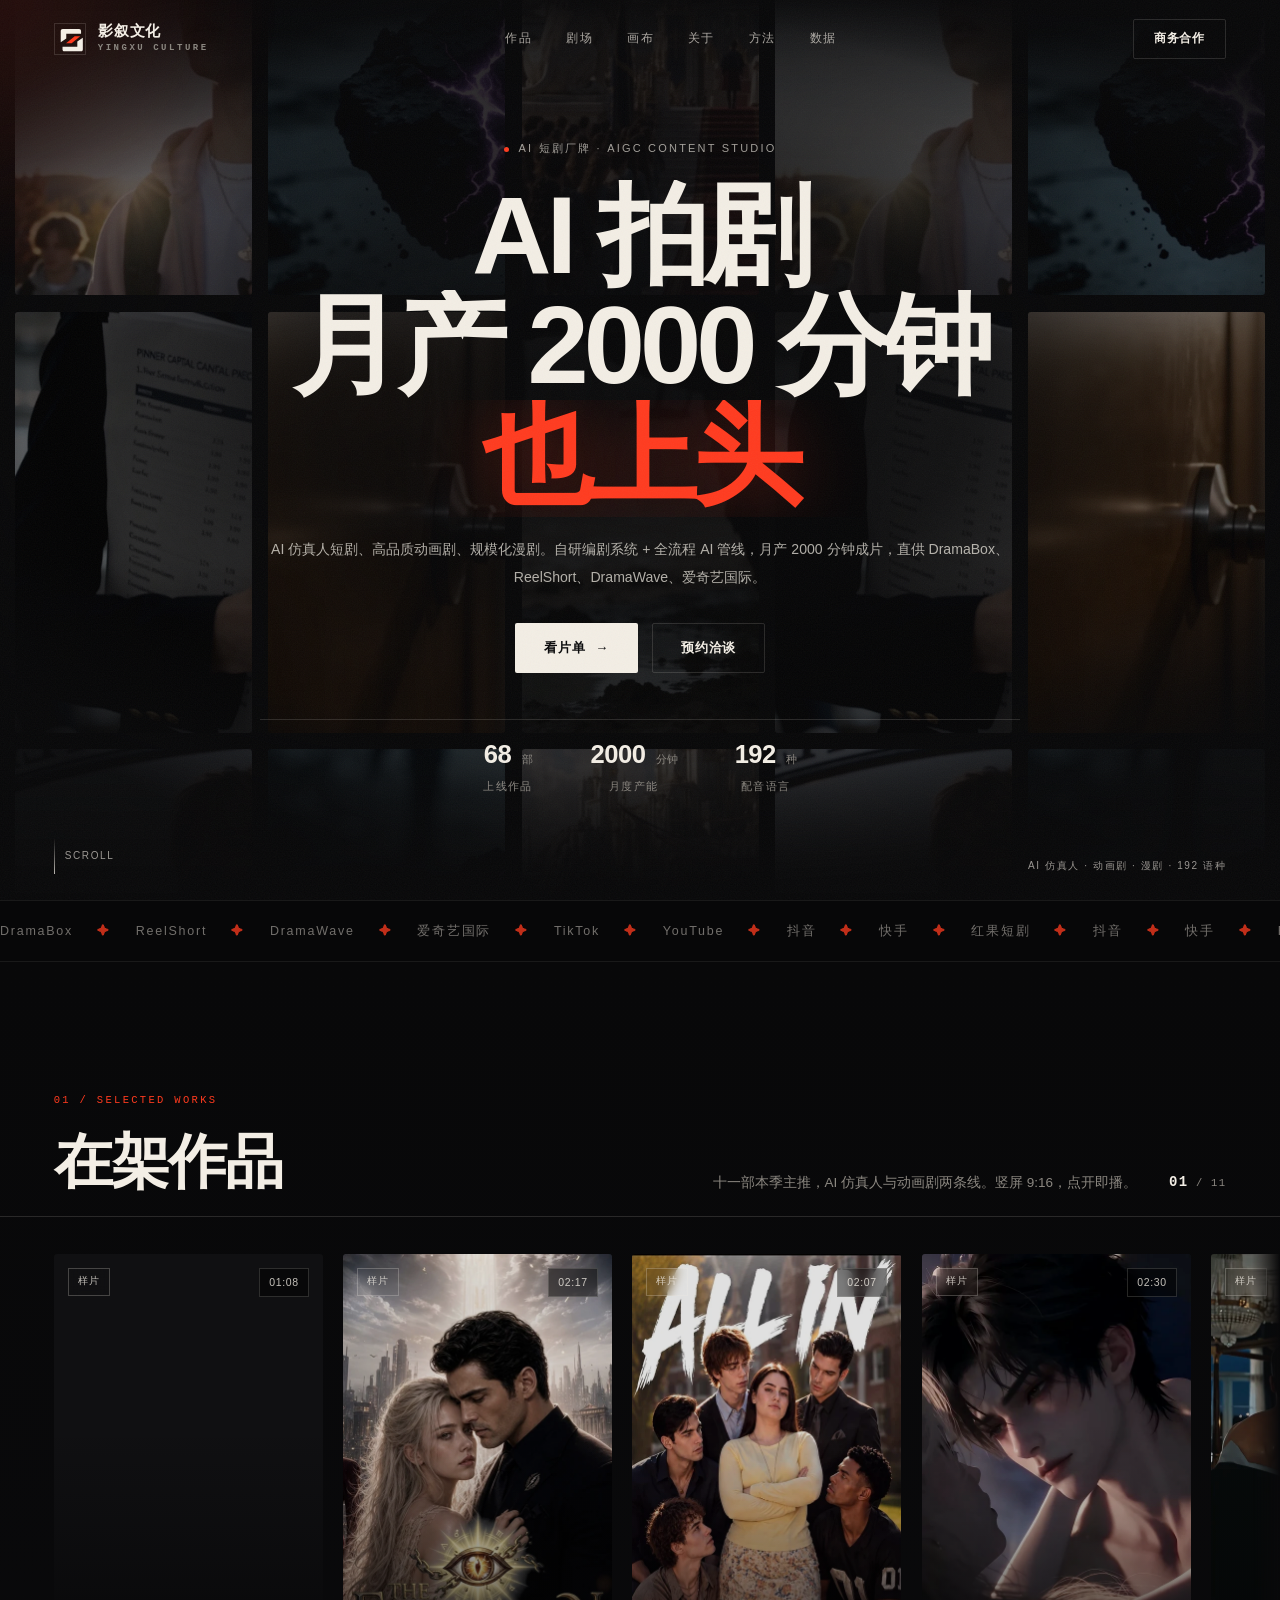
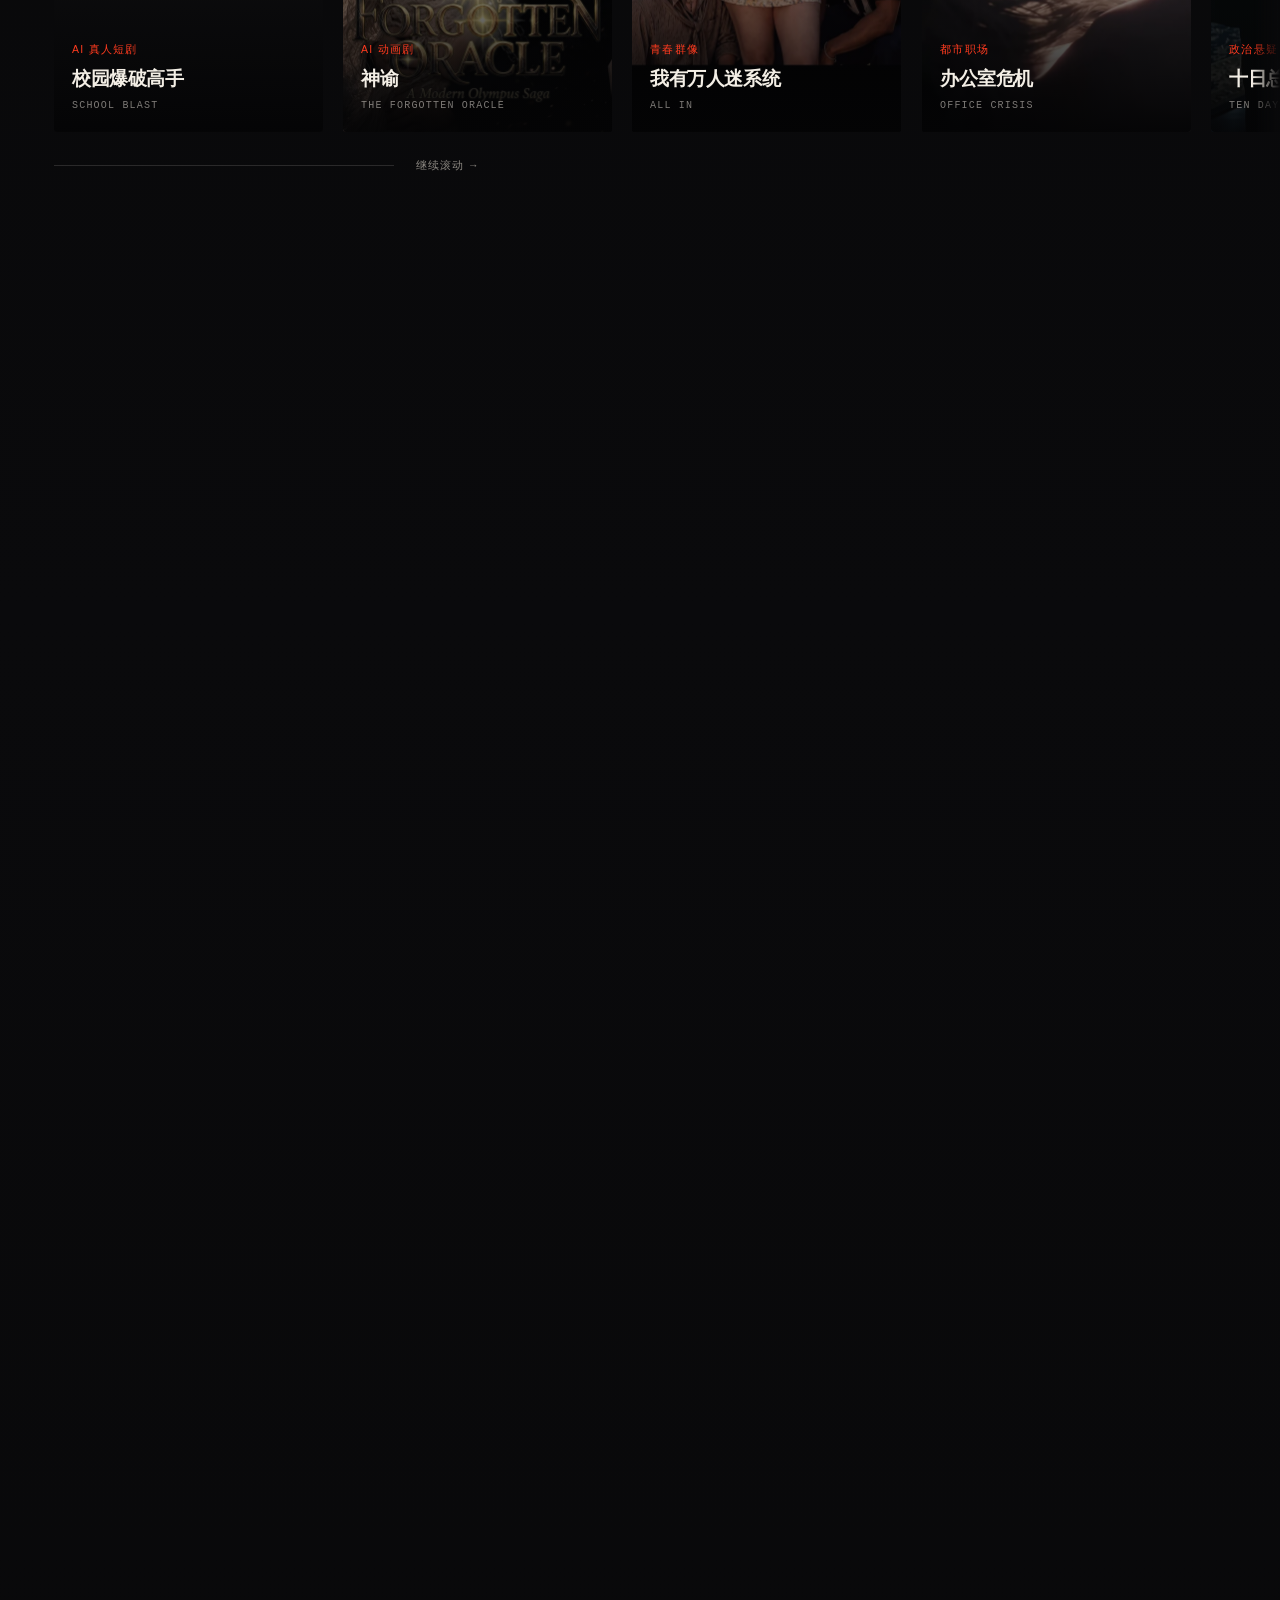
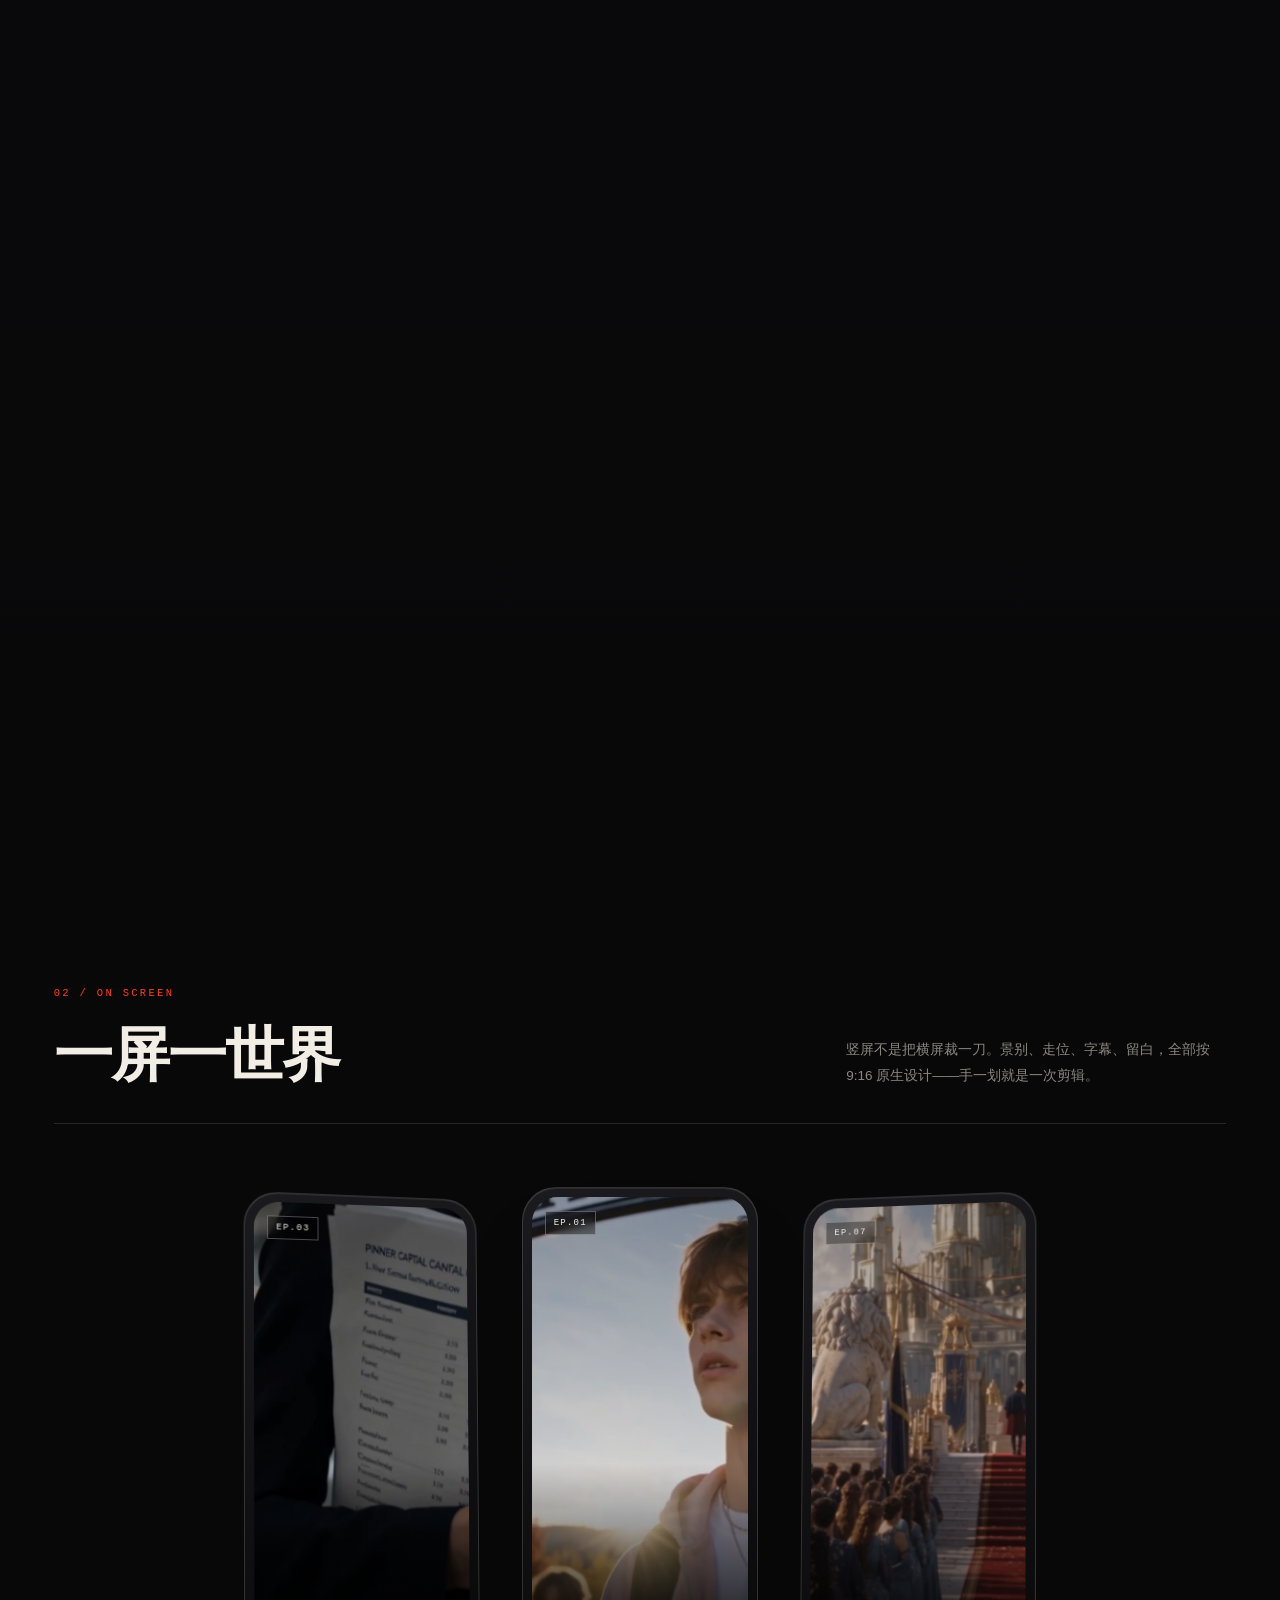
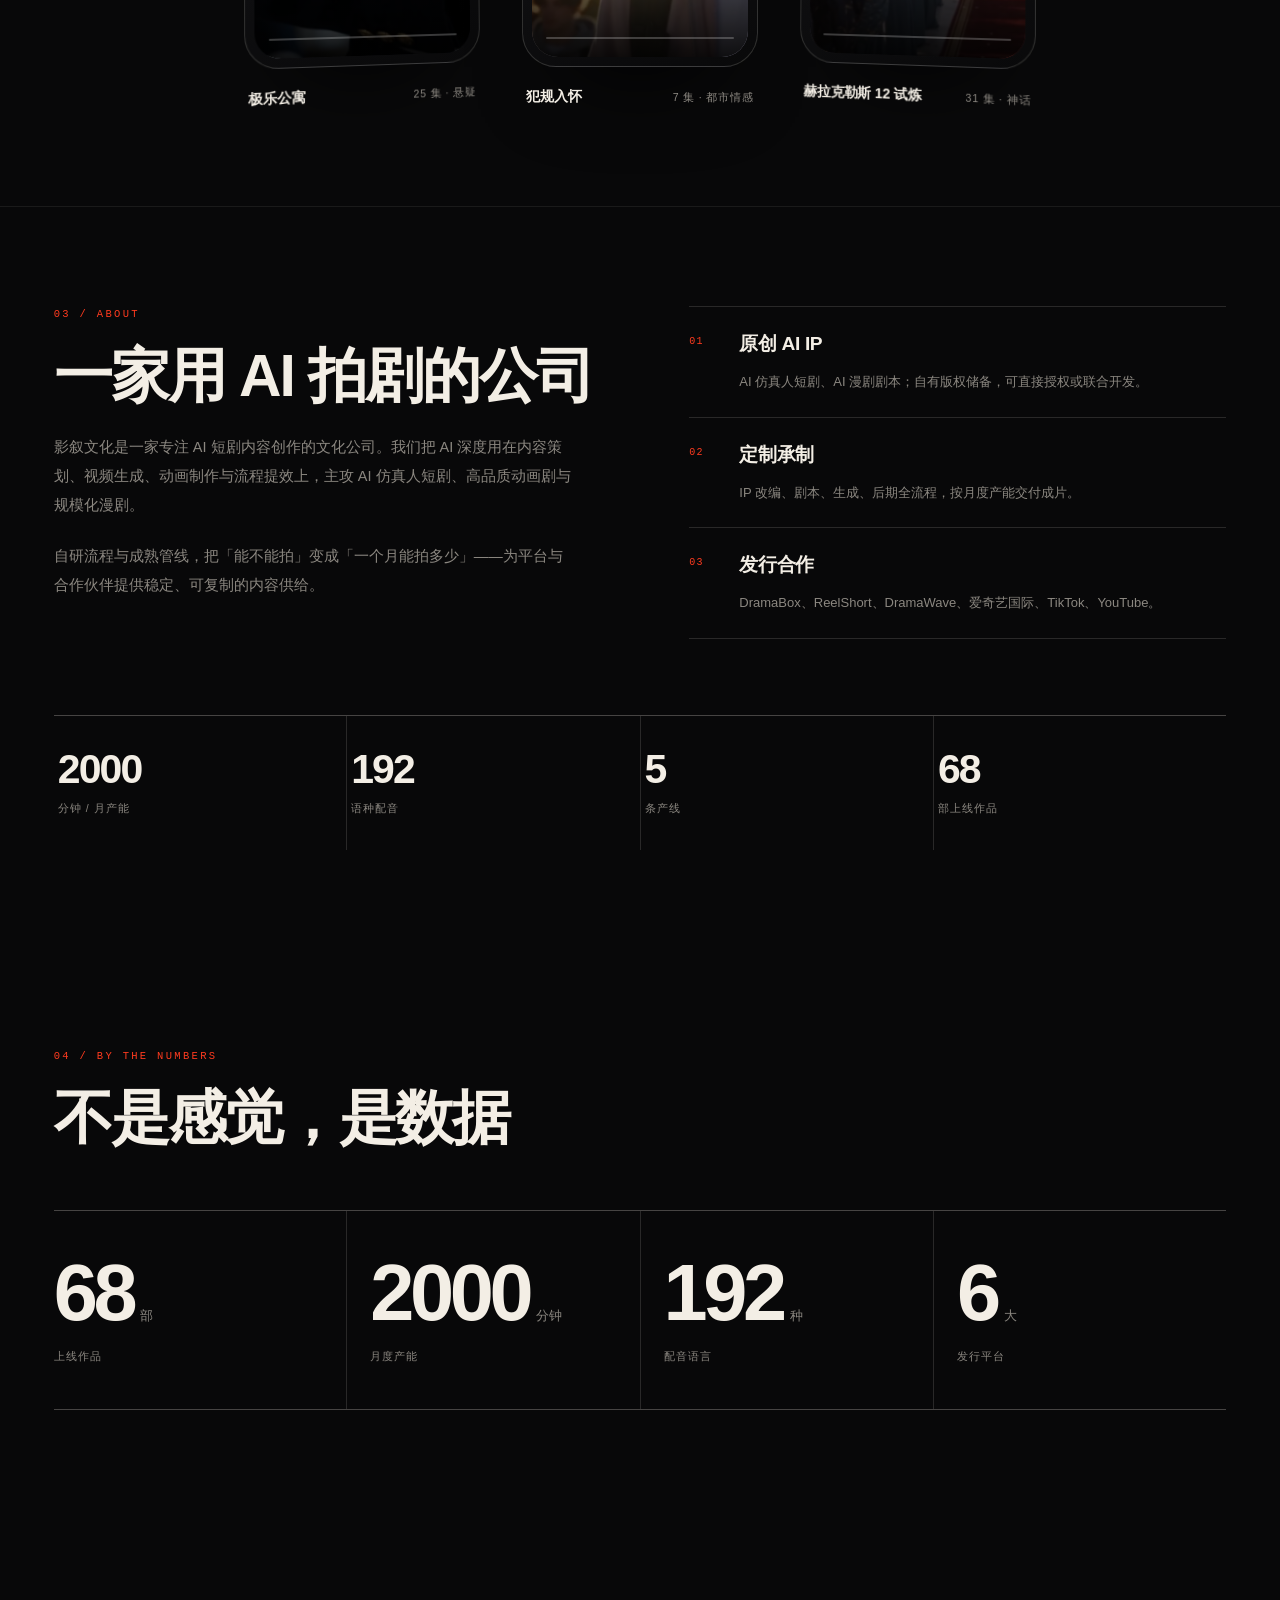
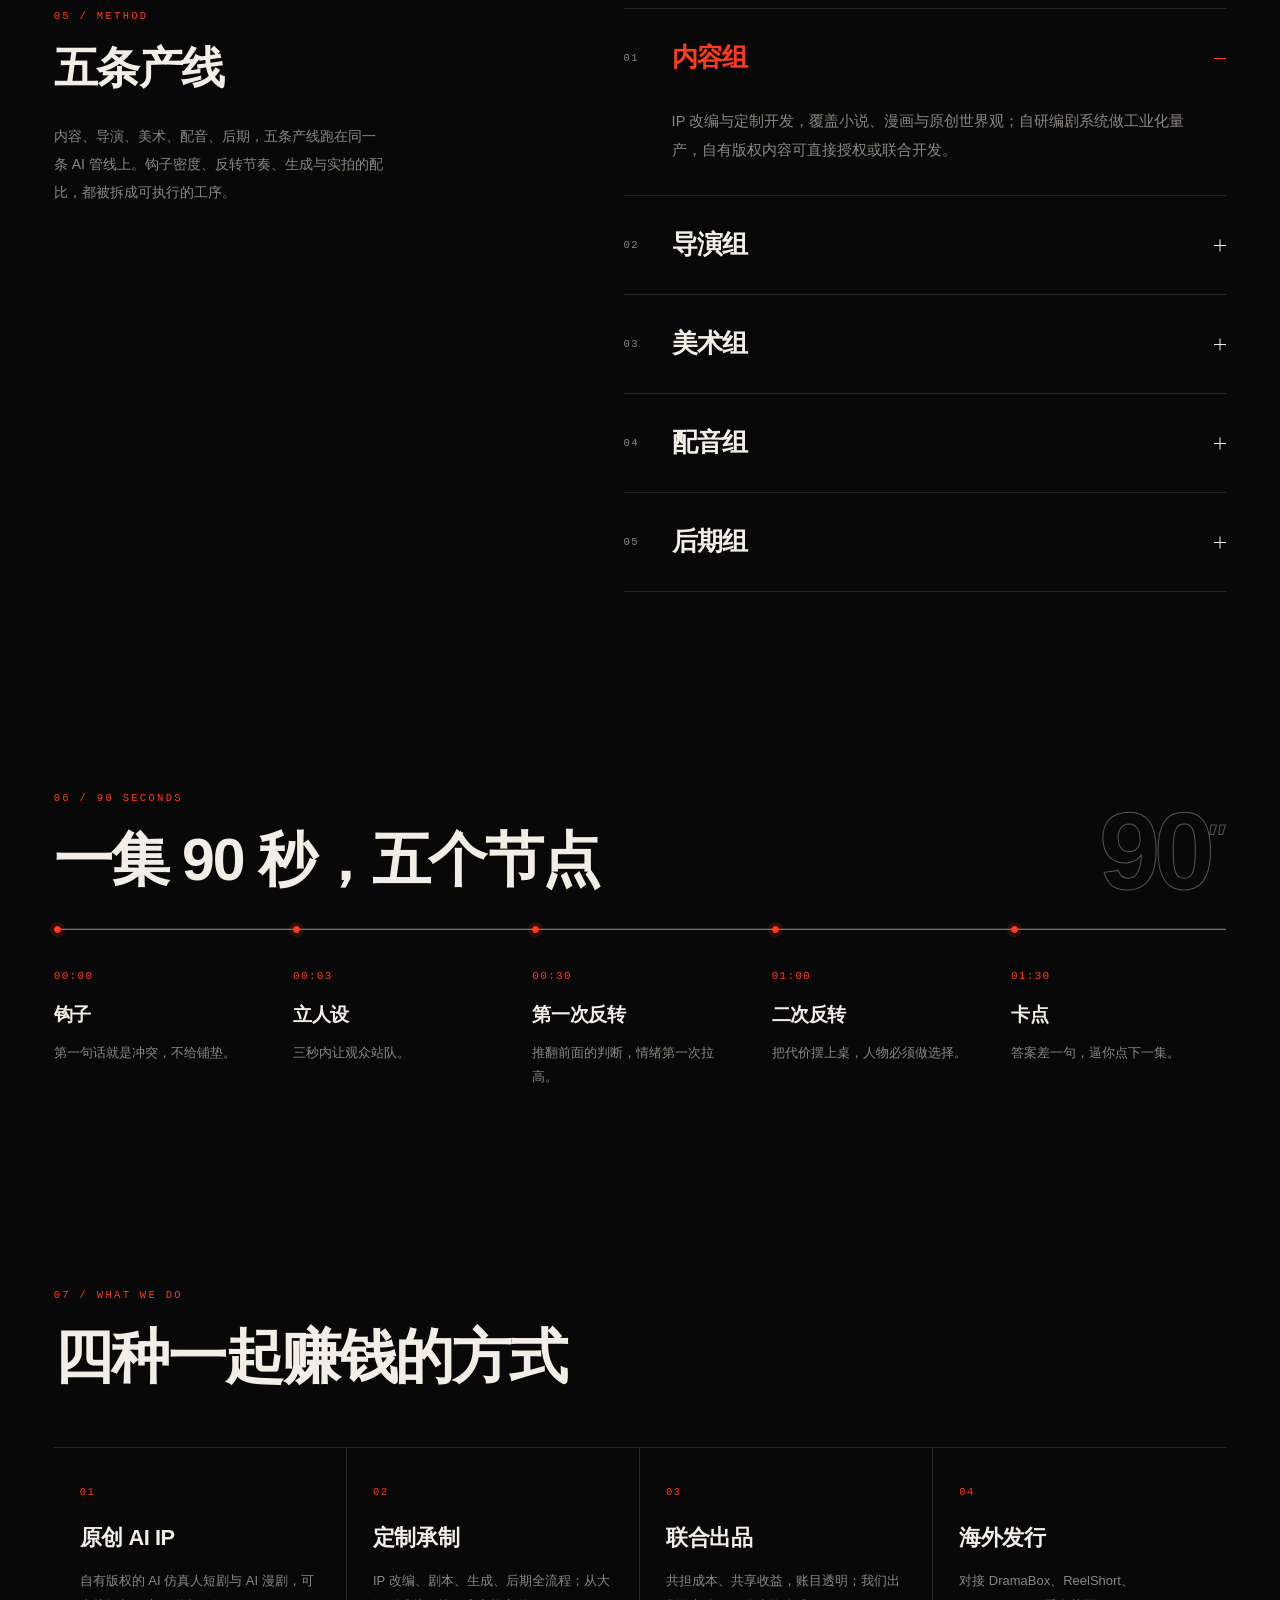
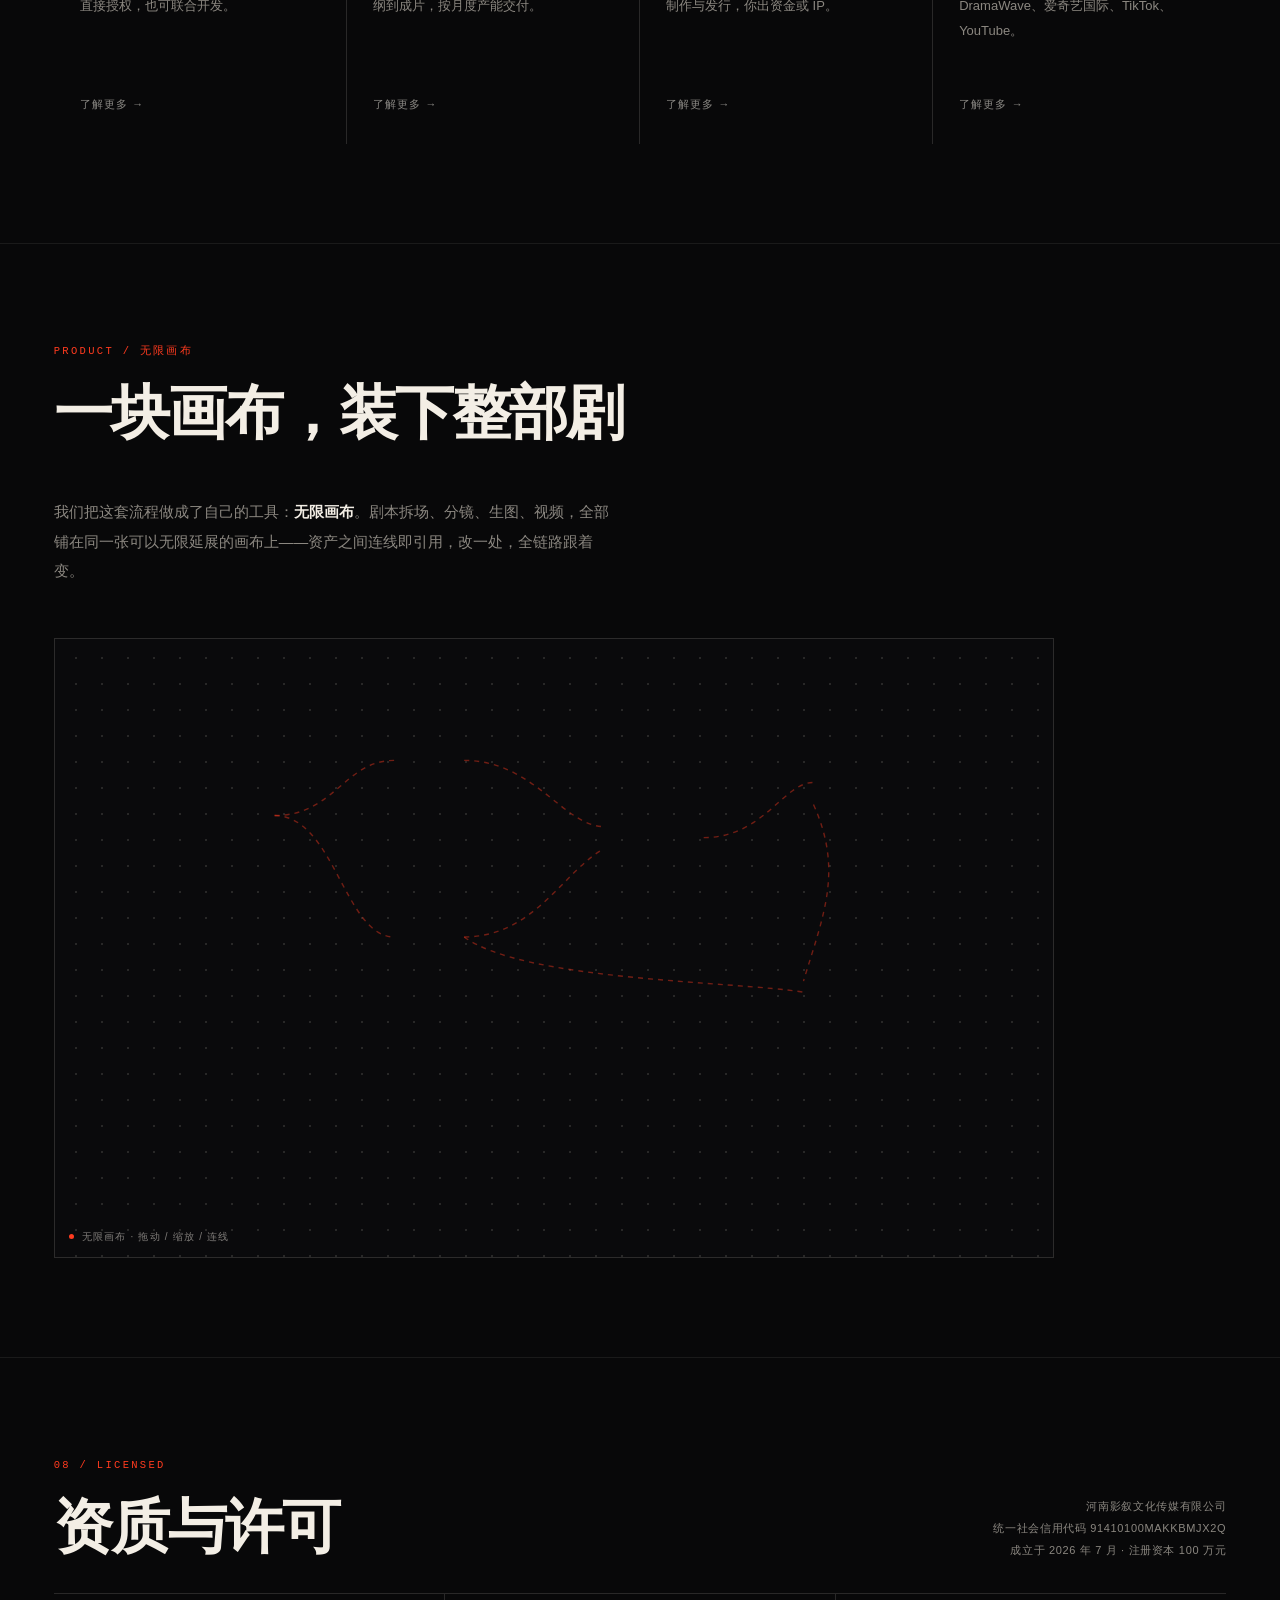
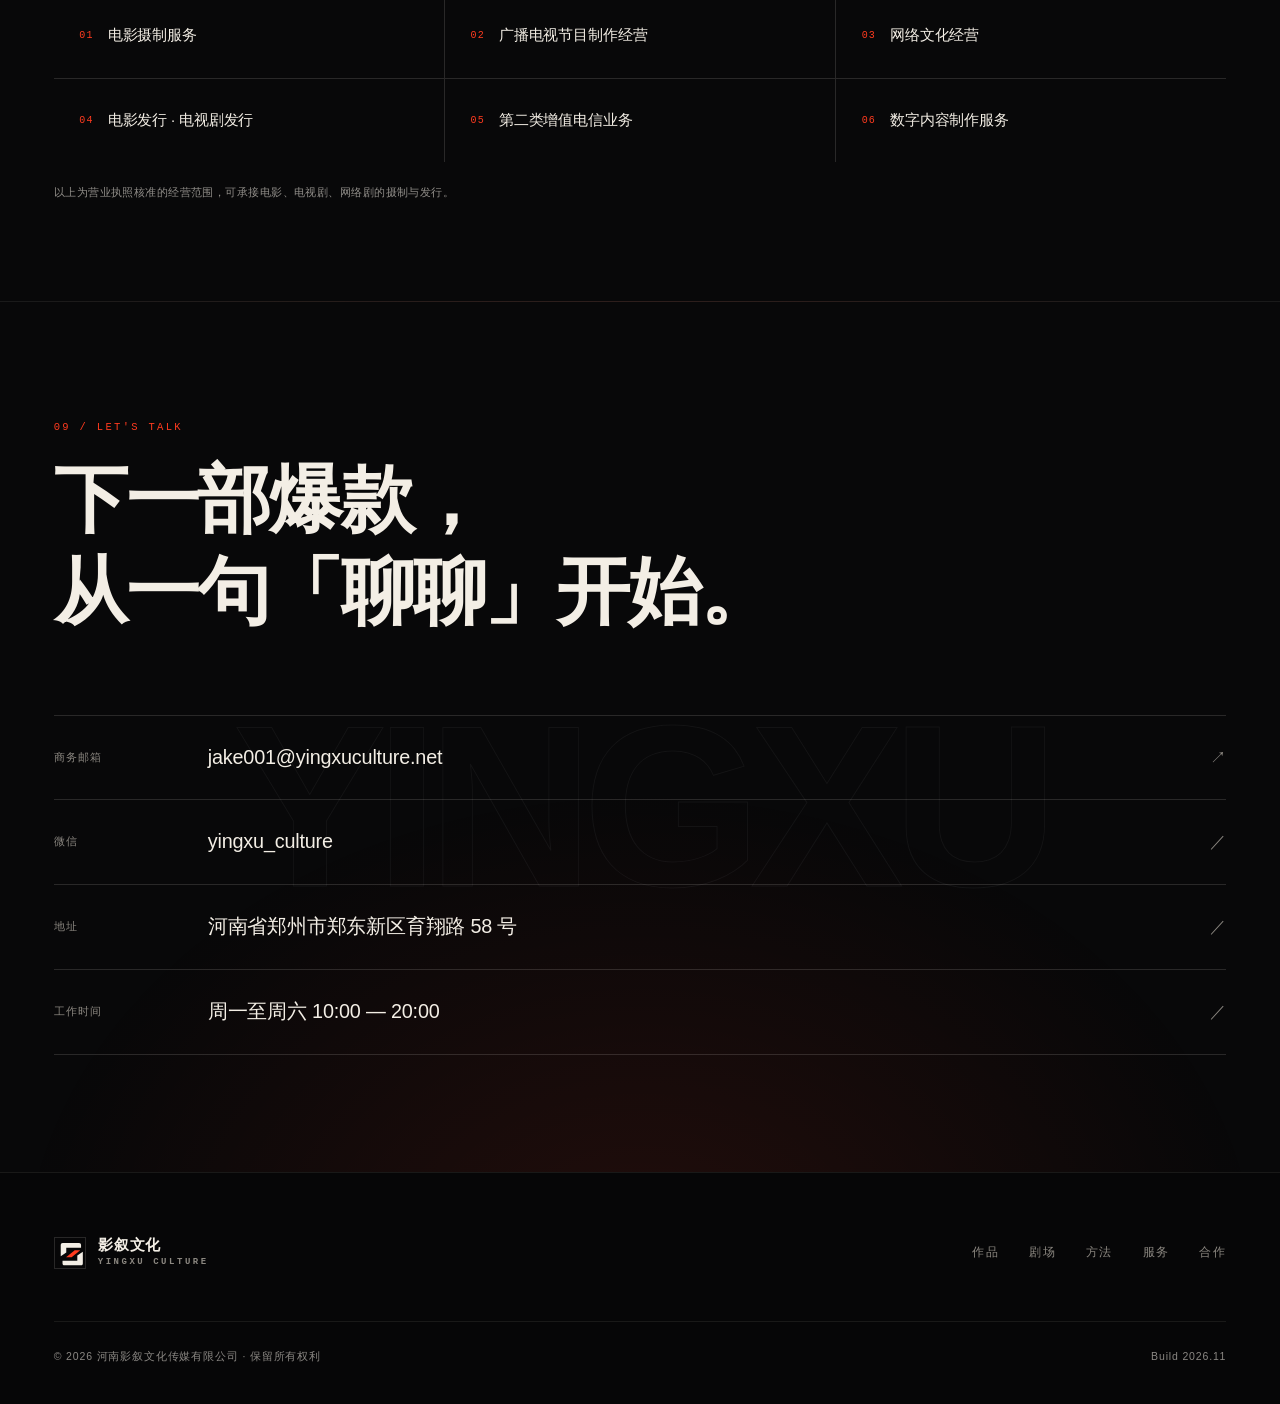
<file: index.html>
<!DOCTYPE html>
<html lang="zh-CN">
<head>
<meta charset="utf-8">
<meta name="viewport" content="width=device-width, initial-scale=1">
<title>影叙文化 YINGXU CULTURE · AI 短剧厂牌</title>
<meta name="description" content="影叙文化：AI 短剧内容厂牌。AI 仿真人短剧、高品质动画剧、规模化漫剧，月产能 2000 分钟，发行至 DramaBox、ReelShort、DramaWave、爱奇艺国际。">
<meta name="theme-color" content="#080809">
<link rel="canonical" href="https://yingxuculture.net/">
<meta property="og:type" content="website">
<meta property="og:url" content="https://yingxuculture.net/">
<meta property="og:site_name" content="影叙文化 YINGXU CULTURE">
<meta property="og:image" content="https://yingxuculture.net/assets/og-cover.jpg">
<meta property="og:image:width" content="1200">
<meta property="og:image:height" content="630">
<meta name="twitter:card" content="summary_large_image">
<meta name="twitter:image" content="https://yingxuculture.net/assets/og-cover.jpg">
<meta property="og:title" content="影叙文化 YINGXU CULTURE · AI 短剧厂牌">
<meta property="og:description" content="AI 拍剧，月产 2000 分钟，也上头。">
<link rel="icon" type="image/svg+xml" href="assets/logo-mark.svg">
<link rel="stylesheet" href="assets/css/style.css">
</head>
<body>

<!-- 载入 -->
<div class="loader" id="loader">
  <div class="loader__inner">
    <div class="loader__mark">影</div>
    <div class="loader__meta"><span>YINGXU CULTURE</span><span class="loader__num" id="loaderNum">00</span></div>
    <div class="loader__bar"><i></i></div>
  </div>
</div>

<div class="grain" aria-hidden="true"></div>
<div class="progress" id="progress" aria-hidden="true"></div>

<!-- 光标 -->
<div class="cursor" id="cursor" aria-hidden="true"><span class="cursor__label"></span></div>

<!-- 侧边章节指示 -->
<nav class="dots" id="dots" aria-label="章节指示">
  <a href="#top" data-dot="top"><i></i><span>首页</span></a>
  <a href="#works" data-dot="works"><i></i><span>作品</span></a>
  <a href="#screens" data-dot="screens"><i></i><span>剧场</span></a>
  <a href="#about" data-dot="about"><i></i><span>关于</span></a>
  <a href="#numbers" data-dot="numbers"><i></i><span>数据</span></a>
  <a href="#method" data-dot="method"><i></i><span>方法</span></a>
  <a href="#beats" data-dot="beats"><i></i><span>节奏</span></a>
  <a href="#license" data-dot="license"><i></i><span>资质</span></a>
  <a href="#contact" data-dot="contact"><i></i><span>合作</span></a>
</nav>

<!-- 头部 -->
<header class="head" id="head">
  <a class="brand" href="#top" aria-label="影叙文化 首页" data-cursor="home">
    <span class="brand__mark"><img src="assets/logo-mark.svg" alt="" width="26" height="26"></span>
    <span class="brand__text">影叙文化<em>YINGXU CULTURE</em></span>
  </a>
  <nav class="nav" aria-label="主导航">
    <a href="#works">作品</a>
    <a href="#screens">剧场</a>
    <a href="#canvas">画布</a>
    <a href="#about">关于</a>
    <a href="#method">方法</a>
    <a href="#numbers">数据</a>
  </nav>
  <a class="btn btn--sm btn--line mag" href="#contact">商务合作</a>
</header>

<main id="top">

  <!-- ========== HERO ========== -->
  <section class="hero">
    <div class="hero__wall" id="wall" aria-hidden="true"></div>
    <div class="hero__veil" aria-hidden="true"></div>
    <div class="hero__glow" id="glow" aria-hidden="true"></div>

    <div class="hero__inner">
      <p class="eyebrow" data-reveal><span class="dot"></span>AI 短剧厂牌 · AIGC CONTENT STUDIO</p>
      <h1 class="hero__title">
        <span class="line" data-reveal style="--d:.05s"><span class="line__in"><em>AI</em> 拍剧</span></span>
        <span class="line" data-reveal style="--d:.15s"><span class="line__in">月产 2000 分钟</span></span>
        <span class="line line--accent" data-reveal style="--d:.25s"><span class="line__in">也上头</span></span>
      </h1>
      <p class="hero__sub" data-reveal style="--d:.35s">
        AI 仿真人短剧、高品质动画剧、规模化漫剧。自研编剧系统 + 全流程 AI 管线，月产 2000 分钟成片，直供 DramaBox、ReelShort、DramaWave、爱奇艺国际。
      </p>
      <div class="hero__actions" data-reveal style="--d:.45s">
        <a class="btn btn--solid mag" href="#works" data-cursor="play">看片单<span class="btn__arrow">→</span></a>
        <a class="btn btn--ghost mag" href="#contact">预约洽谈</a>
      </div>
      <!-- 占位数据：上线前换成真实数字 -->
      <dl class="hero__meta" data-reveal style="--d:.55s">
        <div><dt>68 <i>部</i></dt><dd>上线作品</dd></div>
        <div><dt>2000 <i>分钟</i></dt><dd>月度产能</dd></div>
        <div><dt>192 <i>种</i></dt><dd>配音语言</dd></div>
      </dl>
    </div>

    <div class="hero__foot">
      <span class="scrollhint"><i></i>SCROLL</span>
      <span class="hero__footline">AI 仿真人 · 动画剧 · 漫剧 · 192 语种</span>
    </div>
  </section>

  <!-- ========== TICKER ========== -->
  <div class="ticker" aria-label="分发平台">
    <div class="ticker__track">
      <span>DramaBox</span><b>✦</b><span>ReelShort</span><b>✦</b><span>DramaWave</span><b>✦</b><span>爱奇艺国际</span><b>✦</b><span>TikTok</span><b>✦</b><span>YouTube</span><b>✦</b><span>抖音</span><b>✦</b><span>快手</span><b>✦</b>
      <span>红果短剧</span><b>✦</b><span>抖音</span><b>✦</b><span>快手</span><b>✦</b><span>ReelShort</span><b>✦</b><span>DramaBox</span><b>✦</b><span>TikTok</span><b>✦</b><span>YouTube Shorts</span><b>✦</b><span>番茄短剧</span><b>✦</b>
    </div>
  </div>

  <!-- ========== 作品走廊（横向钉住） ========== -->
  <section class="pin" id="works">
    <div class="pin__sticky">
      <div class="pin__head">
        <div>
          <p class="label">01 / SELECTED WORKS</p>
          <h2 class="h2" data-split>在架作品</h2>
        </div>
        <div class="pin__meta">
          <p>十一部本季主推，AI 仿真人与动画剧两条线。竖屏 9:16，点开即播。</p>
          <span class="pin__count"><b id="pinIdx">01</b> / 11</span>
        </div>
      </div>

      <div class="pin__viewport">
        <div class="pin__track" id="pinTrack">
          <article class="card" data-tilt data-cursor="play" role="button" tabindex="0" data-video="assets/video/sb.mp4" data-title="校园爆破高手" data-genre="AI 真人短剧" data-meta="01:08">
            <img src="assets/posters/sb.webp" alt="AI 真人短剧：校园爆破高手" width="540" height="960" loading="lazy" decoding="async">
            <span class="card__rank">样片</span>
            <span class="card__eps">01:08</span>
            <div class="card__body"><span class="card__genre">AI 真人短剧</span><h3>校园爆破高手</h3><p>SCHOOL BLAST</p></div>
            <span class="card__play">▶ 播放</span>
          </article>
          <article class="card" data-tilt data-cursor="play" role="button" tabindex="0" data-video="assets/video/my.mp4" data-title="神谕" data-genre="AI 动画剧" data-meta="02:17">
            <img src="assets/posters/my.webp" alt="AI 动画剧：神谕" width="540" height="960" loading="lazy" decoding="async">
            <span class="card__rank">样片</span>
            <span class="card__eps">02:17</span>
            <div class="card__body"><span class="card__genre">AI 动画剧</span><h3>神谕</h3><p>THE FORGOTTEN ORACLE</p></div>
            <span class="card__play">▶ 播放</span>
          </article>
          <article class="card" data-tilt data-cursor="play" role="button" tabindex="0" data-video="assets/video/wr.mp4" data-title="我有万人迷系统" data-genre="青春群像" data-meta="02:07">
            <img src="assets/posters/wr.webp" alt="青春群像：我有万人迷系统" width="540" height="960" loading="lazy" decoding="async">
            <span class="card__rank">样片</span>
            <span class="card__eps">02:07</span>
            <div class="card__body"><span class="card__genre">青春群像</span><h3>我有万人迷系统</h3><p>ALL IN</p></div>
            <span class="card__play">▶ 播放</span>
          </article>
          <article class="card" data-tilt data-cursor="play" role="button" tabindex="0" data-video="assets/video/bg.mp4" data-title="办公室危机" data-genre="都市职场" data-meta="02:30">
            <img src="assets/posters/bg.webp" alt="都市职场：办公室危机" width="540" height="960" loading="lazy" decoding="async">
            <span class="card__rank">样片</span>
            <span class="card__eps">02:30</span>
            <div class="card__body"><span class="card__genre">都市职场</span><h3>办公室危机</h3><p>OFFICE CRISIS</p></div>
            <span class="card__play">▶ 播放</span>
          </article>
          <article class="card" data-tilt data-cursor="play" role="button" tabindex="0" data-video="assets/video/sz.mp4" data-title="十日总统" data-genre="政治悬疑" data-meta="02:06">
            <img src="assets/posters/sz.webp" alt="政治悬疑：十日总统" width="540" height="960" loading="lazy" decoding="async">
            <span class="card__rank">样片</span>
            <span class="card__eps">02:06</span>
            <div class="card__body"><span class="card__genre">政治悬疑</span><h3>十日总统</h3><p>TEN DAYS AS PRESIDENT</p></div>
            <span class="card__play">▶ 播放</span>
          </article>
          <article class="card" data-tilt data-cursor="play" role="button" tabindex="0" data-video="assets/video/tn.mp4" data-title="兔娘" data-genre="奇幻爱情" data-meta="01:53">
            <img src="assets/posters/tn.webp" alt="奇幻爱情：兔娘" width="540" height="960" loading="lazy" decoding="async">
            <span class="card__rank">样片</span>
            <span class="card__eps">01:53</span>
            <div class="card__body"><span class="card__genre">奇幻爱情</span><h3>兔娘</h3><p>BUNNY GIRL</p></div>
            <span class="card__play">▶ 播放</span>
          </article>
          <article class="card" data-tilt data-cursor="play" role="button" tabindex="0" data-video="assets/video/fg.mp4" data-title="犯规入怀" data-genre="都市情感" data-meta="01:40">
            <img src="assets/posters/fg.webp" alt="都市情感：犯规入怀" width="540" height="960" loading="lazy" decoding="async">
            <span class="card__rank">样片</span>
            <span class="card__eps">01:40</span>
            <div class="card__body"><span class="card__genre">都市情感</span><h3>犯规入怀</h3><p>FOUL PLAY</p></div>
            <span class="card__play">▶ 播放</span>
          </article>

          
          <article class="card" data-tilt data-cursor="play" role="button" tabindex="0" data-video="assets/video/v2.mp4" data-title="极乐公寓" data-genre="悬疑" data-meta="25 集 · 每集 90 秒">
            <div class="card__media"><img src="assets/posters/p2.webp" alt="《极乐公寓》竖屏封面" width="540" height="960"></div>
            <span class="card__glare"></span>
            <span class="card__rank">02</span><span class="card__eps">25 集</span>
            <div class="card__body"><span class="card__genre">悬疑</span><h3>极乐公寓</h3><p>Blissful Apartment</p></div>
            <span class="card__play">▶ 播放样片</span>
          </article>

          <article class="card" data-tilt data-cursor="play" role="button" tabindex="0" data-video="assets/video/v3.mp4" data-title="反派救世系统" data-genre="穿越" data-meta="22 集 · 每集 90 秒">
            <div class="card__media"><img src="assets/posters/p3.webp" alt="《反派救世系统》竖屏封面" width="540" height="960"></div>
            <span class="card__glare"></span>
            <span class="card__rank">03</span><span class="card__eps">22 集</span>
            <div class="card__body"><span class="card__genre">穿越</span><h3>反派救世系统</h3><p>Villain System</p></div>
            <span class="card__play">▶ 播放样片</span>
          </article>

          
          <article class="card" data-tilt data-cursor="play" role="button" tabindex="0" data-video="assets/video/v5.mp4" data-title="赫拉克勒斯 12 试炼" data-genre="神话" data-meta="31 集 · 每集 90 秒">
            <div class="card__media"><img src="assets/posters/p5.webp" alt="《赫拉克勒斯 12 试炼》竖屏封面" width="540" height="960"></div>
            <span class="card__glare"></span>
            <span class="card__rank">05</span><span class="card__eps">31 集</span>
            <div class="card__body"><span class="card__genre">神话</span><h3>赫拉克勒斯 12 试炼</h3><p>12 Labours</p></div>
            <span class="card__play">▶ 播放样片</span>
          </article>

          <article class="card" data-tilt data-cursor="play" role="button" tabindex="0" data-video="assets/video/v6.mp4" data-title="韩国 2D" data-genre="惊悚" data-meta="26 集 · 每集 90 秒">
            <div class="card__media"><img src="assets/posters/p6.webp" alt="《韩国 2D》竖屏封面" width="540" height="960"></div>
            <span class="card__glare"></span>
            <span class="card__rank">06</span><span class="card__eps">26 集</span>
            <div class="card__body"><span class="card__genre">惊悚</span><h3>韩国 2D</h3><p>2D</p></div>
            <span class="card__play">▶ 播放样片</span>
          </article>

          <a class="card card--more" href="#contact" data-cursor="talk">
            <span class="card__moreNo">68</span>
            <span class="card__moreT">全部在架剧集</span>
            <span class="card__moreA">→</span>
          </a>
        </div>
      </div>

      <div class="pin__foot">
        <div class="pin__bar"><i id="pinBar"></i></div>
        <span class="pin__hint">继续滚动 →</span>
      </div>
    </div>
  </section>

  <!-- ========== 竖屏剧场 ========== -->
  <section class="section screens" id="screens">
    <div class="screens__head">
      <div>
        <p class="label">02 / ON SCREEN</p>
        <h2 class="h2" data-split>一屏一世界</h2>
      </div>
      <p class="screens__note" data-reveal>
        竖屏不是把横屏裁一刀。景别、走位、字幕、留白，全部按 9:16 原生设计——手一划就是一次剪辑。
      </p>
    </div>

    <div class="phones">
      <figure class="phone" data-reveal>
        <div class="phone__frame">
          <div class="phone__screen">
            <img src="assets/posters/p2.webp" alt="《极乐公寓》竖屏画面" width="540" height="960">
            <span class="phone__shade"></span>
            <span class="phone__tag">EP.03</span>
            <span class="phone__sub s1"><i>“这栋楼，晚上不要开窗。”</i><i>“你听见的脚步声，不是楼上的。”</i><i>“第三个房间，住过人。”</i></span>
            <span class="phone__prog"><i></i></span>
          </div>
        </div>
        <figcaption><b>极乐公寓</b><em>25 集 · 悬疑</em></figcaption>
      </figure>

      <figure class="phone phone--mid" data-reveal style="--d:.12s">
        <div class="phone__frame">
          <div class="phone__screen">
            <img src="assets/posters/p1.webp" alt="《犯规入怀》竖屏画面" width="540" height="960">
            <span class="phone__shade"></span>
            <span class="phone__tag">EP.01</span>
            <span class="phone__sub s2"><i>“规则说不能喜欢你。”</i><i>“那我们就犯规。”</i><i>“一次，就一次。”</i></span>
            <span class="phone__prog"><i></i></span>
          </div>
        </div>
        <figcaption><b>犯规入怀</b><em>7 集 · 都市情感</em></figcaption>
      </figure>

      <figure class="phone" data-reveal style="--d:.24s">
        <div class="phone__frame">
          <div class="phone__screen">
            <img src="assets/posters/p5.webp" alt="《赫拉克勒斯 12 试炼》竖屏画面" width="540" height="960">
            <span class="phone__shade"></span>
            <span class="phone__tag">EP.07</span>
            <span class="phone__sub s3"><i>“十二试炼，你只过了六关。”</i><i>“剩下六关，是神不想让你知道的事。”</i><i>“现在，抬头。”</i></span>
            <span class="phone__prog"><i></i></span>
          </div>
        </div>
        <figcaption><b>赫拉克勒斯 12 试炼</b><em>31 集 · 神话</em></figcaption>
      </figure>
    </div>
  </section>

  <!-- ========== 关于 ========== -->
  <section class="section about" id="about">
    <div class="about__grid">
      <div class="about__lead">
        <p class="label" data-reveal>03 / ABOUT</p>
        <h2 class="h2" data-split>一家用 AI 拍剧的公司</h2>
        <p class="about__text" data-reveal style="--d:.08s">影叙文化是一家专注 AI 短剧内容创作的文化公司。我们把 AI 深度用在内容策划、视频生成、动画制作与流程提效上，主攻 AI 仿真人短剧、高品质动画剧与规模化漫剧。</p>
        <p class="about__text" data-reveal style="--d:.14s">自研流程与成熟管线，把「能不能拍」变成「一个月能拍多少」——为平台与合作伙伴提供稳定、可复制的内容供给。</p>
      </div>
      <ul class="about__biz">
        <li data-reveal><span>01</span><b>原创 AI IP</b><p>AI 仿真人短剧、AI 漫剧剧本；自有版权储备，可直接授权或联合开发。</p></li>
        <li data-reveal style="--d:.06s"><span>02</span><b>定制承制</b><p>IP 改编、剧本、生成、后期全流程，按月度产能交付成片。</p></li>
        <li data-reveal style="--d:.12s"><span>03</span><b>发行合作</b><p>DramaBox、ReelShort、DramaWave、爱奇艺国际、TikTok、YouTube。</p></li>
      </ul>
    </div>
    <div class="about__cap">
      <div data-reveal><b>2000</b><span>分钟 / 月产能</span></div>
      <div data-reveal style="--d:.06s"><b>192</b><span>语种配音</span></div>
      <div data-reveal style="--d:.12s"><b>5</b><span>条产线</span></div>
      <div data-reveal style="--d:.18s"><b>68</b><span>部上线作品</span></div>
    </div>
  </section>

  <!-- ========== 数据 ========== -->
  <section class="section numbers" id="numbers">
    <div class="numbers__head">
      <p class="label">04 / BY THE NUMBERS</p>
      <h2 class="h2" data-split>不是感觉，是数据</h2>
    </div>
    <!-- 占位数据：上线前换成真实数字 -->
    <div class="stats">
      <div class="stat" data-reveal>
        <span class="stat__num" data-count="68">0</span><span class="stat__unit">部</span><p>上线作品</p>
      </div>
      <div class="stat" data-reveal style="--d:.06s">
        <span class="stat__num" data-count="2000">0</span><span class="stat__unit">分钟</span><p>月度产能</p>
      </div>
      <div class="stat" data-reveal style="--d:.12s">
        <span class="stat__num" data-count="192">0</span><span class="stat__unit">种</span><p>配音语言</p>
      </div>
      <div class="stat" data-reveal style="--d:.18s">
        <span class="stat__num" data-count="6">0</span><span class="stat__unit">大</span><p>发行平台</p>
      </div>
    </div>
  </section>

  <!-- ========== 方法 ========== -->
  <section class="section method" id="method">
    <div class="method__grid">
      <div class="method__aside">
        <p class="label">05 / METHOD</p>
        <h2 class="h2" data-split>五条产线</h2>
        <p class="method__note" data-reveal>内容、导演、美术、配音、后期，五条产线跑在同一条 AI 管线上。钩子密度、反转节奏、生成与实拍的配比，都被拆成可执行的工序。</p>
      </div>

      <div class="acc" id="acc">
        <div class="acc__item" data-reveal>
          <button class="acc__head" aria-expanded="false">
            <span class="acc__no">01</span><span class="acc__title">内容组</span><span class="acc__plus" aria-hidden="true"></span>
          </button>
          <div class="acc__body"><p>IP 改编与定制开发，覆盖小说、漫画与原创世界观；自研编剧系统做工业化量产，自有版权内容可直接授权或联合开发。</p></div>
        </div>
        <div class="acc__item" data-reveal style="--d:.05s">
          <button class="acc__head" aria-expanded="false">
            <span class="acc__no">02</span><span class="acc__title">导演组</span><span class="acc__plus" aria-hidden="true"></span>
          </button>
          <div class="acc__body"><p>多位 AI 导演，熟悉 AIGC 与「实拍 + 动画」混合流程；一场戏先定镜头关系，再决定生成还是实拍。</p></div>
        </div>
        <div class="acc__item" data-reveal style="--d:.1s">
          <button class="acc__head" aria-expanded="false">
            <span class="acc__no">03</span><span class="acc__title">美术组</span><span class="acc__plus" aria-hidden="true"></span>
          </button>
          <div class="acc__body"><p>角色设计、场景概念、分镜美术、风格化视觉；写实仿真人、动画、漫改、AI 视觉统一输出，量产与精品双轨。</p></div>
        </div>
        <div class="acc__item" data-reveal style="--d:.15s">
          <button class="acc__head" aria-expanded="false">
            <span class="acc__no">04</span><span class="acc__title">配音组</span><span class="acc__plus" aria-hidden="true"></span>
          </button>
          <div class="acc__body"><p>覆盖 192 个语种的配音体系，海外主流市场做本地化表达与情绪适配；已有多个海外短剧与 AIGC 项目的配音案例。</p></div>
        </div>
        <div class="acc__item" data-reveal style="--d:.2s">
          <button class="acc__head" aria-expanded="false">
            <span class="acc__no">05</span><span class="acc__title">后期组</span><span class="acc__plus" aria-hidden="true"></span>
          </button>
          <div class="acc__body"><p>剪辑、特效、调色、声音设计、字幕审校全流程配置；熟悉海外平台规范，支持快速交付与多版本输出。</p></div>
        </div>
      </div>
    </div>
  </section>

  <!-- ========== 90 秒节奏 ========== -->
<section class="section beats" id="beats">
    <div class="beats__head">
      <div>
        <p class="label">06 / 90 SECONDS</p>
        <h2 class="h2" data-split>一集 90 秒，五个节点</h2>
      </div>
      <span class="beats__big" data-reveal>90<small>″</small></span>
    </div>

    <ol class="timeline" id="timeline">
      <li data-reveal><span class="tl__t">00:00</span><span class="tl__n">钩子</span><span class="tl__d">第一句话就是冲突，不给铺垫。</span></li>
      <li data-reveal style="--d:.05s"><span class="tl__t">00:03</span><span class="tl__n">立人设</span><span class="tl__d">三秒内让观众站队。</span></li>
      <li data-reveal style="--d:.1s"><span class="tl__t">00:30</span><span class="tl__n">第一次反转</span><span class="tl__d">推翻前面的判断，情绪第一次拉高。</span></li>
      <li data-reveal style="--d:.15s"><span class="tl__t">01:00</span><span class="tl__n">二次反转</span><span class="tl__d">把代价摆上桌，人物必须做选择。</span></li>
      <li data-reveal style="--d:.2s"><span class="tl__t">01:30</span><span class="tl__n">卡点</span><span class="tl__d">答案差一句，逼你点下一集。</span></li>
    </ol>
  </section>

  <!-- ========== 服务 ========== -->
  <section class="section svc-sec" id="services">
    <div class="svc-sec__head">
      <p class="label">07 / WHAT WE DO</p>
      <h2 class="h2" data-split>四种一起赚钱的方式</h2>
    </div>
    <div class="svc">
      <a class="svc__item" href="#contact" data-reveal data-cursor="talk">
        <span class="svc__no">01</span>
        <h3>原创 AI IP</h3>
        <p>自有版权的 AI 仿真人短剧与 AI 漫剧，可直接授权，也可联合开发。</p>
        <span class="svc__a">了解更多 →</span>
      </a>
      <a class="svc__item" href="#contact" data-reveal style="--d:.06s" data-cursor="talk">
        <span class="svc__no">02</span>
        <h3>定制承制</h3>
        <p>IP 改编、剧本、生成、后期全流程；从大纲到成片，按月度产能交付。</p>
        <span class="svc__a">了解更多 →</span>
      </a>
      <a class="svc__item" href="#contact" data-reveal style="--d:.12s" data-cursor="talk">
        <span class="svc__no">03</span>
        <h3>联合出品</h3>
        <p>共担成本、共享收益，账目透明；我们出制作与发行，你出资金或 IP。</p>
        <span class="svc__a">了解更多 →</span>
      </a>
      <a class="svc__item" href="#contact" data-reveal style="--d:.18s" data-cursor="talk">
        <span class="svc__no">04</span>
        <h3>海外发行</h3>
        <p>对接 DramaBox、ReelShort、DramaWave、爱奇艺国际、TikTok、YouTube。</p>
        <span class="svc__a">了解更多 →</span>
      </a>
    </div>
  </section>

  <!-- ========== 无限画布 ========== -->
  <section class="section canvaspro" id="canvas">
    <div class="canvaspro__head">
      <p class="label" data-reveal>PRODUCT / 无限画布</p>
      <h2 class="h2" data-split>一块画布，装下整部剧</h2>
    </div>
    <div class="canvaspro__grid">
      <p class="canvaspro__lead" data-reveal>
        我们把这套流程做成了自己的工具：<b>无限画布</b>。剧本拆场、分镜、生图、视频，全部铺在同一张可以无限延展的画布上——资产之间连线即引用，改一处，全链路跟着变。
      </p>
    </div>

    <div class="cvdemo" aria-hidden="true">
      <div class="cvdemo__frame">
        <div class="cvdemo__world">
          <svg class="cvdemo__wires" viewBox="0 0 100 56" preserveAspectRatio="none" vector-effect="non-scaling-stroke">
            <path vector-effect="non-scaling-stroke" d="M22 16 C 28 16, 29 11, 34 11" />
            <path vector-effect="non-scaling-stroke" d="M22 16 C 28 16, 29 27, 34 27" />
            <path vector-effect="non-scaling-stroke" d="M41 11 C 48 11, 51 17, 55 17" />
            <path vector-effect="non-scaling-stroke" d="M41 27 C 48 27, 51 21, 55 19" />
            <path vector-effect="non-scaling-stroke" d="M65 18 C 71 18, 73 13, 76 13" />
            <path vector-effect="non-scaling-stroke" d="M76 15 C 79 21, 77 25, 75 31" />
            <path vector-effect="non-scaling-stroke" d="M41 27 C 47 31, 68 31, 75 32" />
          </svg>
          <div class="cvd" style="left:13%;top:24%;--d:.2s"><span class="cvd__k">剧本</span>第 1 集 · 42 场</div>
          <div class="cvd" style="left:37%;top:16%;--d:.9s"><span class="cvd__k">场景</span>教室 · 夜</div>
          <div class="cvd" style="left:37%;top:52%;--d:1.3s"><span class="cvd__k">人物</span>林晚 · 三视图</div>
          <div class="cvd" style="left:58%;top:34%;--d:1.7s"><span class="cvd__k">分镜</span>01 – 12 · 9:16</div>
          <div class="cvd" style="left:80%;top:16%;--d:2.1s"><span class="cvd__k">出图</span>× 4 张</div>
          <div class="cvd" style="left:78%;top:60%;--d:2.5s"><span class="cvd__k">视频</span>第 1 集 · 00:42</div>
          <div class="cvd__thumb" style="left:86%;top:38%;--d:2.1s"></div>
          <div class="cvd__thumb" style="left:93%;top:38%;--d:2.25s"></div>
          <div class="cvd__thumb" style="left:93%;top:44%;--d:2.55s"></div>
        </div>
        <div class="cvdemo__hud"><span class="cvdemo__dot"></span>无限画布 · 拖动 / 缩放 / 连线</div>
      </div>
    </div>
  </section>

  <!-- ========== 资质 ========== -->
  <section class="section license" id="license">
    <div class="license__head">
      <div>
        <p class="label" data-reveal>08 / LICENSED</p>
        <h2 class="h2" data-split>资质与许可</h2>
      </div>
      <p class="license__meta" data-reveal>
        河南影叙文化传媒有限公司<br>
        统一社会信用代码 91410100MAKKBMJX2Q<br>
        成立于 2026 年 7 月 · 注册资本 100 万元
      </p>
    </div>
    <ul class="license__grid">
      <li data-reveal><span>01</span>电影摄制服务</li>
      <li data-reveal style="--d:.05s"><span>02</span>广播电视节目制作经营</li>
      <li data-reveal style="--d:.1s"><span>03</span>网络文化经营</li>
      <li data-reveal style="--d:.15s"><span>04</span>电影发行 · 电视剧发行</li>
      <li data-reveal style="--d:.2s"><span>05</span>第二类增值电信业务</li>
      <li data-reveal style="--d:.25s"><span>06</span>数字内容制作服务</li>
    </ul>
    <p class="license__note" data-reveal>以上为营业执照核准的经营范围，可承接电影、电视剧、网络剧的摄制与发行。</p>
  </section>

  <!-- ========== 联系 ========== -->
  <section class="contact" id="contact">
    <span class="contact__ghost" aria-hidden="true">YINGXU</span>
    <div class="contact__inner">
      <p class="label" data-reveal>09 / LET'S TALK</p>
      <h2 class="contact__title" data-split>下一部爆款，<br>从一句「聊聊」开始。</h2>
      <!-- 占位信息：邮箱/微信/地址/工作时间 上线前核对 -->
      <div class="contact__rows">
        <a class="crow" href="mailto:jake001@yingxuculture.net" data-reveal data-cursor="mail">
          <span class="crow__k">商务邮箱</span><span class="crow__v">jake001@yingxuculture.net</span><span class="crow__a">↗</span>
        </a>
        <div class="crow" data-reveal style="--d:.06s">
          <span class="crow__k">微信</span><span class="crow__v">yingxu_culture</span><span class="crow__a">／</span>
        </div>
        <div class="crow" data-reveal style="--d:.12s">
          <span class="crow__k">地址</span><span class="crow__v">河南省郑州市郑东新区育翔路 58 号</span><span class="crow__a">／</span>
        </div>
        <div class="crow" data-reveal style="--d:.18s">
          <span class="crow__k">工作时间</span><span class="crow__v">周一至周六 10:00 — 20:00</span><span class="crow__a">／</span>
        </div>
      </div>
    </div>
  </section>

  <footer class="foot">
    <div class="foot__top">
      <a class="brand" href="#top">
        <span class="brand__mark"><img src="assets/logo-mark.svg" alt="" width="26" height="26"></span>
        <span class="brand__text">影叙文化<em>YINGXU CULTURE</em></span>
      </a>
      <nav class="foot__nav" aria-label="页脚导航">
        <a href="#works">作品</a><a href="#screens">剧场</a><a href="#method">方法</a><a href="#services">服务</a><a href="#contact">合作</a>
      </nav>
    </div>
    <div class="foot__bottom">
      <span>© <span id="year">2026</span> 河南影叙文化传媒有限公司 · 保留所有权利</span>
      <!-- 备案号：通过后取消注释并填入，格式「豫ICP备XXXXXXXX号-1」
      <span>豫ICP备 00000000 号</span> -->
      <span>Build 2026.11</span>
    </div>
  </footer>
</main>

<!-- 浮动咨询 -->
<a class="float-cta" id="floatCta" href="#contact">预约洽谈<span>→</span></a>


<!-- 样片弹窗 -->
<div class="reel" id="reel" aria-hidden="true">
  <div class="reel__backdrop" data-close="1"></div>
  <div class="reel__panel" role="dialog" aria-modal="true" aria-label="剧集样片">
    <button class="reel__close" id="reelClose" aria-label="关闭">✕</button>
    <div class="reel__stage"><video id="reelVideo" playsinline controls loop preload="metadata"></video></div>
    <div class="reel__info">
      <span class="reel__genre" id="reelGenre"></span>
      <h3 id="reelTitle"></h3>
      <p id="reelMeta"></p>
      <span class="reel__tip">按 ESC 关闭</span>
    </div>
  </div>
</div>

<script src="assets/js/main.js" defer></script>
</body>
</html>
</file>
<file: assets/css/style.css>
/* =========================================================
   影叙文化 · 官网（对外展示版）
   零依赖 · 纯手写 CSS
   视觉体系：黑场电影感 / 暖白字 / 血红点色 / 竖屏海报墙
   ========================================================= */

:root{
  --bg:#080809;
  --bg-2:#0c0c0e;
  --ink:#f3eee5;
  --muted:#8b8780;
  --line:rgba(243,238,229,.14);
  --line-soft:rgba(243,238,229,.08);
  --accent:#ff3b1f;
  --gold:#d9b26a;

  --pad:clamp(20px,4.2vw,64px);
  --max:1680px;
  --ease:cubic-bezier(.16,1,.3,1);

  --sans:"PingFang SC","HarmonyOS Sans SC","Microsoft YaHei","Helvetica Neue",Arial,sans-serif;
  --mono:"SF Mono",ui-monospace,"Cascadia Mono",Consolas,"Courier New",monospace;
}

*,*::before,*::after{box-sizing:border-box}
html{-webkit-text-size-adjust:100%;scroll-behavior:smooth}
body{
  margin:0;background:var(--bg);color:var(--ink);
  font-family:var(--sans);font-size:16px;line-height:1.6;
  -webkit-font-smoothing:antialiased;text-rendering:optimizeLegibility;
  overflow-x:hidden;
}
body.is-locked{overflow:hidden}
img{max-width:100%}
a{color:inherit;text-decoration:none}
button{font:inherit}
::selection{background:var(--accent);color:#fff}
body.has-cursor,body.has-cursor a,body.has-cursor button{cursor:none}

/* ---------- 全局质感层 ---------- */
.grain{
  position:fixed;inset:0;z-index:60;pointer-events:none;opacity:.045;
  background-image:url("data:image/svg+xml,%3Csvg xmlns='http://www.w3.org/2000/svg' width='180' height='180'%3E%3Cfilter id='n'%3E%3CfeTurbulence type='fractalNoise' baseFrequency='.85' numOctaves='3' stitchTiles='stitch'/%3E%3C/filter%3E%3Crect width='180' height='180' filter='url(%23n)'/%3E%3C/svg%3E");
  animation:grainShift 7s steps(7) infinite;
}
@keyframes grainShift{
  0%{transform:translate(0,0)}20%{transform:translate(-2%,1%)}40%{transform:translate(1%,-2%)}
  60%{transform:translate(-1%,-1%)}80%{transform:translate(2%,1%)}100%{transform:translate(0,0)}
}
.progress{
  position:fixed;top:0;left:0;right:0;height:2px;z-index:120;
  background:var(--accent);transform:scaleX(0);transform-origin:0 50%;will-change:transform;
}

/* ---------- 自定义光标 ---------- */
.cursor{
  position:fixed;left:0;top:0;z-index:300;width:34px;height:34px;border-radius:50%;
  border:1px solid rgba(243,238,229,.7);pointer-events:none;
  transform:translate3d(-100px,-100px,0) translate(-50%,-50%);
  display:grid;place-items:center;opacity:0;
  transition:width .35s var(--ease),height .35s var(--ease),background .35s,border-color .35s,opacity .3s;
  mix-blend-mode:normal;
}
.cursor.is-visible{opacity:1}
.cursor.is-active{
  width:76px;height:76px;background:rgba(243,238,229,.1);border-color:transparent;
  backdrop-filter:blur(2px);
}
.cursor::after{
  content:"";width:4px;height:4px;border-radius:50%;background:var(--ink);
  position:absolute;left:50%;top:50%;transform:translate(-50%,-50%);
  transition:opacity .3s;
}
.cursor.is-active::after{opacity:0}
.cursor__label{
  font-family:var(--caption);font-size:11px;letter-spacing:.16em;color:var(--ink);
  opacity:0;transition:opacity .25s;white-space:nowrap;
}
.cursor.is-active .cursor::after{
  content:"";width:4px;height:4px;border-radius:50%;background:var(--ink);
  position:absolute;left:50%;top:50%;transform:translate(-50%,-50%);
  transition:opacity .3s;
}
.cursor.is-active::after{opacity:0}
.cursor__label{opacity:1}

/* ---------- 载入 ---------- */
.loader{
  position:fixed;inset:0;z-index:200;background:var(--bg);
  display:grid;place-items:center;transition:transform 1s var(--ease) .12s;
}
.loader.is-done{transform:translateY(-101%)}
.loader__inner{width:min(320px,70vw);text-align:center}
.loader__mark{
  width:56px;height:56px;margin:0 auto 22px;border:1px solid var(--line);
  display:grid;place-items:center;font-size:22px;
  animation:markIn .9s var(--ease) both;
}
@keyframes markIn{from{opacity:0;transform:scale(.85)}to{opacity:1;transform:none}}
.loader__meta{
  display:flex;justify-content:space-between;align-items:baseline;margin-bottom:12px;
  font-family:var(--mono);font-size:10px;letter-spacing:.28em;color:var(--muted);
}
.loader__num{color:var(--ink)}
.loader__bar{height:1px;background:var(--line);overflow:hidden}
.loader__bar i{display:block;height:100%;width:0;background:var(--ink);animation:loadBar 1.15s var(--ease) forwards}
@keyframes loadBar{to{width:100%}}

/* ---------- 头部 ---------- */
.head{
  position:fixed;top:0;left:0;right:0;z-index:100;height:78px;padding:0 var(--pad);
  display:flex;align-items:center;justify-content:space-between;gap:24px;
  border-bottom:1px solid transparent;
  transition:height .5s var(--ease),background .5s,border-color .5s;
}
.head.is-stuck{
  height:64px;background:rgba(8,8,9,.76);
  backdrop-filter:blur(16px) saturate(1.2);-webkit-backdrop-filter:blur(16px) saturate(1.2);
  border-bottom-color:var(--line-soft);
}
.brand{display:inline-flex;align-items:center;gap:12px}
.brand__mark{
  width:32px;height:32px;flex:0 0 32px;border:1px solid var(--line);
  display:grid;place-items:center;line-height:1;
  transition:background .4s,border-color .4s,transform .4s var(--ease);
}
.brand__mark img{width:26px;height:26px;display:block}
.brand:hover .brand__mark{border-color:rgba(243,238,229,.35)}
.brand:hover .brand__mark{transform:translateY(-1px)}
.brand__text{font-size:15px;font-weight:600;letter-spacing:.06em;line-height:1.1}
.brand__text em{
  display:block;font-family:var(--mono);font-style:normal;font-size:8.5px;
  letter-spacing:.32em;color:var(--muted);margin-top:5px;
}
.nav{display:flex;gap:34px}
.nav a{
  position:relative;font-family:var(--mono);font-size:11px;letter-spacing:.18em;
  color:rgba(243,238,229,.68);padding:6px 0;transition:color .3s;
}
.nav a::after{
  content:"";position:absolute;left:0;bottom:0;width:100%;height:1px;background:var(--ink);
  transform:scaleX(0);transform-origin:100% 50%;transition:transform .5s var(--ease);
}
.nav a:hover{color:var(--ink)}
.nav a:hover::after{transform:scaleX(1);transform-origin:0 50%}

/* ---------- 按钮 ---------- */
.btn{
  display:inline-flex;align-items:center;justify-content:center;gap:10px;
  height:50px;padding:0 28px;border:1px solid transparent;border-radius:2px;
  font-size:13px;font-weight:600;letter-spacing:.06em;
  transition:background .35s,color .35s,border-color .35s,box-shadow .5s,transform .3s var(--ease);
  white-space:nowrap;will-change:transform;
}
.btn--sm{height:40px;padding:0 20px;font-size:12px}
.btn--solid{background:var(--ink);color:#0a0a0b}
.btn--solid:hover{background:var(--accent);color:#fff;box-shadow:0 16px 40px -16px rgba(255,59,31,.85)}
.btn--ghost{border-color:var(--line);color:var(--ink)}
.btn--ghost:hover{border-color:var(--ink);background:rgba(243,238,229,.05)}
.btn--line{border-color:var(--line);color:var(--ink)}
.btn--line:hover{background:var(--ink);color:#0a0a0b;border-color:var(--ink)}
.btn__arrow{transition:transform .45s var(--ease)}
.btn:hover .btn__arrow{transform:translateX(4px)}

/* ---------- 通用字 ---------- */
.label{
  margin:0 0 18px;font-family:var(--mono);font-size:10.5px;letter-spacing:.26em;
  color:var(--accent);text-transform:uppercase;
}
.h2{margin:0;font-size:clamp(34px,4.6vw,66px);line-height:1.18;letter-spacing:-.035em;font-weight:800}

/* 字符级标题动画 */
.split .ch{
  display:inline-block;opacity:0;transform:translateY(.45em);
  transition:opacity .7s var(--ease),transform .7s var(--ease);
  transition-delay:calc(var(--i,0) * 18ms);
}
.split.is-in .ch{opacity:1;transform:none}

/* ---------- 出现动画 ---------- */
[data-reveal]{
  opacity:0;transform:translateY(26px);
  transition:opacity .95s var(--ease),transform .95s var(--ease);
  transition-delay:var(--d,0s);
}
[data-reveal].in{opacity:1;transform:none}

/* ---------- 侧边章节点 ---------- */
.dots{
  position:fixed;right:clamp(12px,1.5vw,22px);top:50%;transform:translateY(-50%);
  z-index:90;display:flex;flex-direction:column;gap:15px;
}
.dots a{display:flex;align-items:center;justify-content:flex-end;gap:10px}
.dots i{
  width:6px;height:6px;border-radius:50%;background:rgba(243,238,229,.26);
  transition:background .35s,transform .35s var(--ease);
}
.dots span{
  font-family:var(--mono);font-size:9px;letter-spacing:.18em;color:rgba(243,238,229,.55);
  opacity:0;transform:translateX(6px);transition:opacity .35s,transform .35s var(--ease);
}
.dots a:hover span{opacity:1;transform:none}
.dots a.is-active i{background:var(--accent);transform:scale(1.5)}
.dots a.is-active span{opacity:1;transform:none;color:var(--ink)}

/* =========================================================
   HERO
   ========================================================= */
.hero{
  position:relative;min-height:100svh;padding:106px 0 78px;
  display:grid;place-items:center;overflow:hidden;isolation:isolate;
}
.hero__wall{
  position:absolute;inset:-14% -6%;z-index:0;
  display:flex;justify-content:center;gap:clamp(10px,1.3vw,22px);
}
.wall-col{
  flex:0 0 clamp(150px,18.5vw,300px);display:flex;flex-direction:column;
  gap:clamp(10px,1.3vw,22px);animation:drift 78s linear infinite;will-change:transform;
}
.wall-col:nth-child(2){animation-duration:96s;animation-direction:reverse;animation-delay:-24s}
.wall-col:nth-child(3){animation-duration:86s;animation-delay:-10s}
.wall-col:nth-child(4){animation-duration:104s;animation-direction:reverse;animation-delay:-40s}
.wall-col:nth-child(5){animation-duration:72s;animation-delay:-6s}
.wall-col img{
  width:100%;aspect-ratio:9/16;object-fit:cover;display:block;border-radius:3px;
  filter:brightness(.6) saturate(.82) contrast(1.05);
}
@keyframes drift{from{transform:translate3d(0,0,0)}to{transform:translate3d(0,-50%,0)}}

.hero__veil{
  position:absolute;inset:0;z-index:1;
  background:
    radial-gradient(ellipse 62% 56% at 50% 44%,rgba(8,8,9,.96) 0%,rgba(8,8,9,.82) 42%,rgba(8,8,9,.32) 74%,rgba(8,8,9,.9) 100%),
    linear-gradient(to bottom,rgba(8,8,9,.95) 0%,rgba(8,8,9,0) 24%,rgba(8,8,9,0) 62%,#080809 100%);
}
.hero__glow{
  position:absolute;left:0;top:0;width:640px;height:640px;z-index:2;border-radius:50%;
  background:radial-gradient(circle,rgba(255,59,31,.14),rgba(255,59,31,0) 62%);
  filter:blur(24px);pointer-events:none;opacity:.85;
  transform:translate3d(-50%,-50%,0);
}

.hero__inner{position:relative;z-index:3;width:100%;max-width:1160px;padding:0 var(--pad);text-align:center}
.eyebrow{
  display:inline-flex;align-items:center;gap:10px;margin:0 0 22px;
  font-family:var(--mono);font-size:10.5px;letter-spacing:.3em;
  color:rgba(243,238,229,.65);text-transform:uppercase;
}
.eyebrow .dot{
  width:5px;height:5px;border-radius:50%;background:var(--accent);
  animation:pulse 2.4s infinite;
}
@keyframes pulse{
  0%{box-shadow:0 0 0 0 rgba(255,59,31,.55)}
  70%{box-shadow:0 0 0 9px rgba(255,59,31,0)}
  100%{box-shadow:0 0 0 0 rgba(255,59,31,0)}
}

.hero__title{margin:0;font-size:clamp(48px,8.6vw,120px);line-height:1;letter-spacing:-.045em;font-weight:900}
.hero__title .line{
  display:block;overflow:hidden;
  padding-bottom:.06em;margin-bottom:-.06em;
}
.hero__title .line__in{
  display:block;
  transform:translateY(106%);
  transition:transform 1.15s var(--ease);
  transition-delay:calc(var(--d,0s) + .06s);
}
.hero__title .line.in .line__in{transform:translateY(0)}
.hero__title em{font-style:normal;font-variant-numeric:tabular-nums}
.line--accent{color:var(--accent);text-shadow:0 0 70px rgba(255,59,31,.35)}

.br-lg{display:none}
@media (min-width:761px){.br-lg{display:inline}}

.hero__sub{
  max-width:780px;margin:26px auto 0;font-size:clamp(13.5px,1.1vw,16.5px);text-wrap:pretty;
  line-height:1.95;color:rgba(243,238,229,.72);
}
.hero__actions{display:flex;justify-content:center;gap:14px;margin-top:32px;flex-wrap:wrap}
.hero__meta{
  display:flex;justify-content:center;gap:clamp(26px,4.5vw,72px);
  max-width:760px;margin:clamp(26px,3.6vw,46px) auto 0;padding-top:22px;
  border-top:1px solid var(--line);
}
.hero__meta dt{font-size:clamp(20px,2vw,28px);font-weight:700;letter-spacing:-.02em;line-height:1}
.hero__meta dt i{font-style:normal;font-size:11px;font-weight:400;color:var(--muted);margin-left:4px}
.hero__meta dd{margin:10px 0 0;font-family:var(--mono);font-size:9.5px;letter-spacing:.22em;color:var(--muted)}

.hero__foot{
  position:absolute;left:var(--pad);right:var(--pad);bottom:26px;z-index:3;
  display:flex;justify-content:space-between;align-items:flex-end;
  font-family:var(--caption);font-size:10px;letter-spacing:.16em;color:rgba(243,238,229,.62);
}
.scrollhint{display:inline-flex;align-items:center;gap:10px}
.scrollhint i{
  display:block;width:1px;height:36px;
  background:linear-gradient(to bottom,transparent,rgba(243,238,229,.75));
  animation:drop 2.2s var(--ease) infinite;
}
@keyframes drop{
  0%{transform:scaleY(0);transform-origin:0 0;opacity:0}
  40%{transform:scaleY(1);transform-origin:0 0;opacity:1}
  70%{transform:scaleY(1);transform-origin:0 100%;opacity:1}
  100%{transform:scaleY(0);transform-origin:0 100%;opacity:0}
}

/* =========================================================
   TICKER
   ========================================================= */
.ticker{
  overflow:hidden;padding:20px 0;background:#070708;
  border-top:1px solid var(--line-soft);border-bottom:1px solid var(--line-soft);
}
.ticker__track{
  display:flex;align-items:center;gap:24px;width:max-content;
  font-family:var(--mono);font-size:12px;letter-spacing:.2em;color:rgba(243,238,229,.45);
  animation:marquee 46s linear infinite;
}
.ticker__track b{color:var(--accent);opacity:.75;font-weight:400}
.ticker:hover .ticker__track{animation-play-state:paused}
@keyframes marquee{to{transform:translateX(-50%)}}

/* =========================================================
   SECTION 基础
   ========================================================= */
.section{
  position:relative;max-width:var(--max);margin:0 auto;
  padding:clamp(88px,11vh,150px) var(--pad);
}

/* =========================================================
   作品走廊（横向钉住）
   ========================================================= */
.pin{position:relative;background:linear-gradient(to bottom,#080809,#0a0a0c 40%,#080809)}
.pin__sticky{
  position:sticky;top:0;height:100vh;display:flex;flex-direction:column;
  justify-content:center;overflow:hidden;padding:64px 0 22px;
}
.pin__head{
  display:flex;justify-content:space-between;align-items:flex-end;gap:40px;
  padding:0 var(--pad) 20px;border-bottom:1px solid var(--line);
}
.pin__meta{display:flex;align-items:flex-end;gap:32px;max-width:520px}
.pin__meta p{margin:0;font-size:13.5px;line-height:1.9;color:var(--muted)}
.pin__count{
  font-family:var(--mono);font-size:10px;letter-spacing:.16em;color:var(--muted);
  white-space:nowrap;padding-bottom:3px;
}
.pin__count b{font-size:14px;color:var(--ink);font-weight:600}

.pin__viewport{
  overflow:hidden;margin-top:clamp(24px,3.4vh,40px);
  -webkit-mask-image:linear-gradient(90deg,transparent 0,#000 2.2%,#000 97.8%,transparent 100%);
  mask-image:linear-gradient(90deg,transparent 0,#000 2.2%,#000 97.8%,transparent 100%);
}
.pin__track{
  display:flex;gap:clamp(16px,1.6vw,26px);width:max-content;
  padding:6px var(--pad);will-change:transform;position:relative;z-index:2;
}
.pin__foot{
  display:flex;align-items:center;gap:22px;padding:clamp(14px,2.2vh,22px) var(--pad) 0;
  position:relative;z-index:1;
}
.pin__bar{flex:1;max-width:340px;height:1px;background:var(--line);overflow:hidden}
.pin__bar i{display:block;height:100%;width:0;background:var(--accent)}
.pin__hint{
  font-family:var(--mono);font-size:9.5px;letter-spacing:.2em;color:var(--muted);
  animation:hintPulse 2.4s ease-in-out infinite;
}
@keyframes hintPulse{0%,100%{opacity:.4}50%{opacity:1}}

/* ---------- 卡片 ---------- */
.card{
  position:relative;flex:0 0 clamp(220px,21vw,318px);aspect-ratio:9/16;
  overflow:hidden;border-radius:3px;background:#101012;isolation:isolate;
  transform-style:preserve-3d;
  transition:transform .5s var(--ease),box-shadow .6s var(--ease);
  will-change:transform;
}
.card__media{position:absolute;inset:0}
.card__media img{
  width:100%;height:100%;object-fit:cover;display:block;
  filter:saturate(.92) brightness(.88);transition:transform 1.4s var(--ease),filter .7s;
}
.card::after{
  content:"";position:absolute;inset:0;z-index:1;pointer-events:none;
  background:linear-gradient(to top,rgba(4,4,5,.94) 0%,rgba(4,4,5,.34) 36%,rgba(4,4,5,0) 64%);
}
.card:hover{box-shadow:0 40px 80px -40px rgba(0,0,0,.95)}
.card:hover .card__media img{transform:scale(1.08);filter:none}
.card__glare{
  position:absolute;inset:0;z-index:2;pointer-events:none;opacity:0;
  background:radial-gradient(circle at var(--mx,50%) var(--my,50%),rgba(255,255,255,.22),rgba(255,255,255,0) 52%);
  transition:opacity .4s;
}
.card:hover .card__glare{opacity:1}

.card__rank,.card__eps{
  position:absolute;top:14px;z-index:4;padding:5px 9px;
  font-family:var(--mono);font-size:9.5px;letter-spacing:.14em;
  backdrop-filter:blur(6px);
}
.card__rank{left:14px;color:rgba(243,238,229,.8);border:1px solid rgba(243,238,229,.24)}
.card__eps{right:14px;background:rgba(0,0,0,.45);border:1px solid rgba(243,238,229,.16);color:rgba(243,238,229,.8)}

.card__body{position:absolute;left:18px;right:18px;bottom:18px;z-index:4;transition:transform .6s var(--ease)}
.card__genre{display:block;margin-bottom:9px;font-family:var(--mono);font-size:9.5px;letter-spacing:.2em;color:var(--accent)}
.card__body h3{margin:0;font-size:clamp(17px,1.5vw,21px);font-weight:800;letter-spacing:-.02em;line-height:1.25}
.card__body p{margin:7px 0 0;font-family:var(--mono);font-size:9.5px;letter-spacing:.14em;color:rgba(243,238,229,.5);text-transform:uppercase}
.card:hover .card__body{transform:translateY(-5px)}

.card__play{
  position:absolute;z-index:5;left:50%;top:50%;
  transform:translate(-50%,-50%) scale(.88);
  padding:11px 20px;border:1px solid rgba(243,238,229,.55);border-radius:100px;
  font-size:11px;letter-spacing:.1em;background:rgba(0,0,0,.35);backdrop-filter:blur(8px);
  opacity:0;transition:opacity .45s,transform .55s var(--ease);
}
.card:hover .card__play{opacity:1;transform:translate(-50%,-50%) scale(1)}

.card--more{
  display:flex;flex-direction:column;justify-content:center;align-items:center;gap:14px;
  background:#0b0b0d;border:1px solid var(--line);
  transition:background .5s,border-color .5s,transform .5s var(--ease);
}
.card--more::after{display:none}
.card--more:hover{background:var(--accent);border-color:var(--accent);transform:translateY(-6px)}
.card__moreNo{font-size:clamp(44px,5vw,72px);font-weight:800;letter-spacing:-.05em;line-height:1}
.card__moreT{font-size:13px;letter-spacing:.04em;color:var(--muted);transition:color .4s}
.card--more:hover .card__moreT{color:rgba(255,255,255,.9)}
.card__moreA{font-size:18px;transition:transform .45s var(--ease)}
.card--more:hover .card__moreA{transform:translateX(6px)}

/* =========================================================
   竖屏剧场
   ========================================================= */
.screens__head{
  display:flex;justify-content:space-between;align-items:flex-end;gap:56px;
  padding-bottom:34px;border-bottom:1px solid var(--line);
}
.screens__note{max-width:380px;margin:0;font-size:13.5px;line-height:1.95;color:var(--muted)}

.phones{
  display:flex;justify-content:center;align-items:flex-start;
  gap:clamp(18px,3vw,54px);margin-top:clamp(50px,7vh,90px);
  perspective:1600px;flex-wrap:wrap;
}
.phone{
  width:clamp(190px,18.4vw,258px);margin:0;
  transition:transform .9s var(--ease);transform-style:preserve-3d;
}
.phone:nth-child(1){transform:rotateY(15deg) rotateX(3deg) translateZ(-30px)}
.phone:nth-child(3){transform:rotateY(-15deg) rotateX(3deg) translateZ(-30px)}
.phone--mid{transform:translateY(-30px)}
.phone:hover{transform:rotateY(0) rotateX(0) translateZ(20px) translateY(-8px)}

.phone__frame{
  padding:9px;border-radius:34px;border:1px solid rgba(243,238,229,.16);
  background:linear-gradient(160deg,#1b1b1f,#09090a);
  box-shadow:0 50px 90px -50px #000,inset 0 1px 0 rgba(255,255,255,.08);
}
.phone__screen{
  position:relative;aspect-ratio:9/19.2;border-radius:26px;overflow:hidden;background:#0e0e10;
}
.phone__screen img{
  width:100%;height:100%;object-fit:cover;display:block;
  animation:kenburns 20s ease-in-out infinite alternate;
}
@keyframes kenburns{from{transform:scale(1.02) translateY(0)}to{transform:scale(1.14) translateY(-2%)}}
.phone__shade{
  position:absolute;inset:0;
  background:linear-gradient(to top,rgba(0,0,0,.9) 0%,rgba(0,0,0,.15) 42%,rgba(0,0,0,.35) 100%);
}
.phone__tag{
  position:absolute;top:14px;left:13px;padding:4px 8px;
  font-family:var(--mono);font-size:8.5px;letter-spacing:.16em;
  border:1px solid rgba(255,255,255,.28);background:rgba(0,0,0,.35);backdrop-filter:blur(6px);
}
.phone__sub{
  position:absolute;left:14px;right:14px;bottom:46px;height:48px;
  font-size:12.5px;line-height:1.65;letter-spacing:.01em;color:#fff;
}
.phone__sub i{
  position:absolute;left:0;right:0;bottom:0;font-style:normal;opacity:0;
  text-shadow:0 2px 14px rgba(0,0,0,.8);
  animation:subCycle 9s ease-in-out infinite;
}
.phone__sub i:nth-child(2){animation-delay:3s}
.phone__sub i:nth-child(3){animation-delay:6s}
@keyframes subCycle{
  0%,26%{opacity:0;transform:translateY(9px)}
  5%,21%{opacity:1;transform:none}
  30%,100%{opacity:0;transform:translateY(-9px)}
}
.phone__prog{
  position:absolute;left:14px;right:14px;bottom:18px;height:2px;
  background:rgba(255,255,255,.22);overflow:hidden;border-radius:2px;
}
.phone__prog i{display:block;height:100%;width:0;background:#fff;animation:prog 9s linear infinite}
@keyframes prog{from{width:0}to{width:100%}}

.phone figcaption{
  display:flex;justify-content:space-between;align-items:baseline;gap:10px;
  margin-top:18px;padding:0 4px;
}
.phone figcaption b{font-size:14px;font-weight:700;letter-spacing:-.01em}
.phone figcaption em{font-family:var(--mono);font-style:normal;font-size:9px;letter-spacing:.14em;color:var(--muted);white-space:nowrap}

/* =========================================================
   数据
   ========================================================= */
.numbers__head{margin-bottom:clamp(38px,5vw,58px)}
.stats{
  display:grid;grid-template-columns:repeat(4,1fr);gap:1px;background:var(--line);
  border-top:1px solid var(--line);border-bottom:1px solid var(--line);
}
.stat{background:var(--bg);padding:clamp(30px,3.4vw,50px) clamp(14px,1.8vw,28px)}
.stat:first-child{padding-left:0}
.stat__num{
  font-size:clamp(44px,6.2vw,100px);font-weight:800;letter-spacing:-.055em;
  line-height:.95;font-variant-numeric:tabular-nums;
}
.stat__unit{font-size:13px;color:var(--muted);margin-left:7px}
.stat p{margin:18px 0 0;font-family:var(--mono);font-size:9.5px;letter-spacing:.2em;color:var(--muted)}

/* =========================================================
   方法
   ========================================================= */
.method__grid{
  display:grid;grid-template-columns:minmax(280px,.9fr) minmax(320px,1.1fr);
  gap:clamp(40px,6vw,120px);align-items:start;
}
.method__aside{position:sticky;top:120px}
.method__aside .h2{font-size:clamp(30px,3.4vw,52px)}
.method__note{max-width:330px;margin:28px 0 0;font-size:14px;line-height:2;color:var(--muted)}

.acc{border-top:1px solid var(--line)}
.acc__item{border-bottom:1px solid var(--line)}
.acc__head{display:flex;align-items:center;gap:22px;width:100%;padding:28px 0;background:none;border:0;color:var(--ink);cursor:pointer;text-align:left}
.acc__no{flex:0 0 26px;width:26px;font-family:var(--mono);font-size:10px;letter-spacing:.16em;color:var(--muted)}
.acc__title{flex:1;font-size:clamp(20px,2.05vw,29px);font-weight:700;letter-spacing:-.025em;transition:color .35s,transform .55s var(--ease)}
.acc__head:hover .acc__title{transform:translateX(10px);color:var(--accent)}
.acc__head[aria-expanded="true"] .acc__title{color:var(--accent)}
.acc__plus{position:relative;flex:0 0 12px;width:12px;height:12px}
.acc__plus::before,.acc__plus::after{
  content:"";position:absolute;left:0;top:50%;width:100%;height:1px;background:var(--ink);
  transition:transform .45s var(--ease),background .3s;
}
.acc__plus::after{transform:rotate(90deg)}
.acc__head[aria-expanded="true"] .acc__plus::after{transform:rotate(0)}
.acc__head[aria-expanded="true"] .acc__plus::before,
.acc__head[aria-expanded="true"] .acc__plus::after{background:var(--accent)}
.acc__body{overflow:hidden;height:0;transition:height .55s var(--ease)}
.acc__body p{margin:0;padding:0 0 30px 48px;max-width:580px;font-size:14.5px;line-height:2;color:var(--muted)}

/* =========================================================
   90 秒
   ========================================================= */
.beats__head{
  display:flex;justify-content:space-between;align-items:flex-end;gap:30px;
  padding-bottom:34px;border-bottom:1px solid var(--line);
}
.beats__big{
  font-size:clamp(60px,8.6vw,140px);font-weight:800;line-height:.78;letter-spacing:-.06em;
  color:transparent;-webkit-text-stroke:1px rgba(243,238,229,.34);
}
.beats__big small{font-size:.34em;vertical-align:super;letter-spacing:0}

.timeline{
  position:relative;list-style:none;margin:0;padding:38px 0 0;
  display:grid;grid-template-columns:repeat(5,1fr);gap:24px;border-top:1px solid var(--line);
}
.timeline::before{
  content:"";position:absolute;left:0;top:-1px;width:100%;height:1px;background:var(--accent);
  transform:scaleX(0);transform-origin:0 50%;transition:transform 1.7s var(--ease) .2s;
}
.timeline.in::before{transform:scaleX(1)}
.timeline li{position:relative;padding-right:18px}
.timeline li::before{
  content:"";position:absolute;left:0;top:-42px;width:7px;height:7px;border-radius:50%;
  background:var(--bg);border:1px solid var(--accent);transition:background .5s,box-shadow .5s;
}
.timeline.in li::before{background:var(--accent);box-shadow:0 0 0 4px rgba(255,59,31,.15)}
.tl__t{display:block;font-family:var(--mono);font-size:10.5px;letter-spacing:.16em;color:var(--accent)}
.tl__n{display:block;margin-top:14px;font-size:clamp(16px,1.5vw,20px);font-weight:700;letter-spacing:-.02em}
.tl__d{display:block;margin-top:10px;font-size:13px;line-height:1.85;color:var(--muted)}

/* =========================================================
   服务
   ========================================================= */
.svc-sec__head{margin-bottom:clamp(38px,5vw,56px)}
.svc{display:grid;grid-template-columns:repeat(4,1fr);border-top:1px solid var(--line)}
.svc__item{
  position:relative;display:flex;flex-direction:column;min-height:296px;
  padding:36px 26px 30px;border-right:1px solid var(--line);overflow:hidden;
  transition:color .4s;
}
.svc__item:last-child{border-right:0}
.svc__item::before{
  content:"";position:absolute;inset:0;z-index:0;background:var(--accent);
  transform:translateY(101%);transition:transform .65s var(--ease);
}
.svc__item:hover::before{transform:translateY(0)}
.svc__no{position:relative;z-index:1;font-family:var(--mono);font-size:10px;letter-spacing:.18em;color:var(--accent);transition:color .35s}
.svc__item h3{position:relative;z-index:1;margin:20px 0 12px;font-size:clamp(19px,1.7vw,23px);font-weight:800;letter-spacing:-.02em}
.svc__item p{position:relative;z-index:1;margin:0;flex:1;font-size:13px;line-height:1.95;color:var(--muted);transition:color .35s}
.svc__a{position:relative;z-index:1;margin-top:24px;font-family:var(--mono);font-size:10px;letter-spacing:.14em;color:rgba(243,238,229,.55);transition:color .35s,transform .5s var(--ease)}
.svc__item:hover .svc__no,.svc__item:hover .svc__a{color:#fff}
.svc__item:hover p{color:rgba(255,255,255,.86)}
.svc__item:hover .svc__a{transform:translateX(5px)}

/* =========================================================
   联系
   ========================================================= */
.contact{
  position:relative;overflow:hidden;isolation:isolate;
  padding:clamp(100px,13vh,180px) var(--pad);
  border-top:1px solid var(--line-soft);
  background:radial-gradient(ellipse 70% 80% at 50% 112%,rgba(255,59,31,.11),transparent 70%);
}
.contact__ghost{
  position:absolute;left:50%;top:58%;transform:translate(-50%,-50%);
  font-size:clamp(110px,18vw,300px);font-weight:900;letter-spacing:-.05em;line-height:1;
  color:transparent;-webkit-text-stroke:1px rgba(243,238,229,.05);
  white-space:nowrap;pointer-events:none;z-index:0;user-select:none;
}
.contact__inner{position:relative;z-index:1;max-width:1240px;margin:0 auto}
.contact__title{
  margin:0 0 clamp(44px,6vw,80px);font-size:clamp(36px,5.8vw,86px);
  line-height:1.24;letter-spacing:-.03em;font-weight:800;
}
.contact__rows{border-top:1px solid var(--line)}
.crow{
  display:grid;grid-template-columns:130px 1fr 44px;align-items:center;gap:24px;
  padding:26px 0;border-bottom:1px solid var(--line);
  transition:padding-left .55s var(--ease),color .35s;
}
a.crow:hover{padding-left:14px;color:var(--accent)}
.crow__k{font-family:var(--mono);font-size:9.5px;letter-spacing:.2em;color:var(--muted)}
.crow__v{font-size:clamp(15px,1.55vw,21px);letter-spacing:-.01em}
.crow__a{text-align:right;color:var(--muted);transition:transform .45s var(--ease),color .3s}
a.crow:hover .crow__a{transform:translate(4px,-4px);color:var(--accent)}

/* =========================================================
   页脚 / 浮动按钮
   ========================================================= */
.foot{padding:64px var(--pad) 40px;background:#060607;border-top:1px solid var(--line-soft)}
.foot__top{display:flex;justify-content:space-between;align-items:center;gap:30px;flex-wrap:wrap}
.foot__nav{display:flex;gap:30px;flex-wrap:wrap}
.foot__nav a{font-family:var(--mono);font-size:10.5px;letter-spacing:.18em;color:var(--muted);transition:color .3s}
.foot__nav a:hover{color:var(--ink)}
.foot__bottom{
  display:flex;justify-content:space-between;gap:18px;flex-wrap:wrap;
  margin-top:52px;padding-top:26px;border-top:1px solid var(--line-soft);
  font-family:var(--caption);font-size:10.5px;letter-spacing:.08em;color:rgba(243,238,229,.56);
}
.float-cta{
  position:fixed;right:clamp(16px,2.4vw,32px);bottom:clamp(16px,2.4vw,32px);z-index:95;
  display:inline-flex;align-items:center;gap:8px;height:46px;padding:0 22px;
  background:var(--ink);color:#0a0a0b;border-radius:100px;
  font-size:12.5px;font-weight:600;letter-spacing:.04em;
  box-shadow:0 20px 44px -20px rgba(0,0,0,.9);
  opacity:0;transform:translateY(16px);pointer-events:none;
  transition:opacity .5s var(--ease),transform .6s var(--ease),background .35s,color .35s;
}
.float-cta.is-on{opacity:1;transform:none;pointer-events:auto}
.float-cta:hover{background:var(--accent);color:#fff}
.float-cta span{transition:transform .4s var(--ease)}
.float-cta:hover span{transform:translateX(4px)}

/* =========================================================
   响应式
   ========================================================= */
@media (max-width:1280px){
  .dots{display:none}
}
@media (max-width:1180px){
  .method__grid{grid-template-columns:1fr;gap:44px}
  .method__aside{position:static}
  .method__note{max-width:520px}
  .svc{grid-template-columns:repeat(2,1fr)}
  .svc__item:nth-child(2){border-right:0}
  .svc__item:nth-child(1),.svc__item:nth-child(2){border-bottom:1px solid var(--line)}
  .svc__item{min-height:260px}
}
@media (max-width:1024px){
  .stats{grid-template-columns:repeat(2,1fr)}
  .stat:nth-child(3){padding-left:0}
  .wall-col:nth-child(4),.wall-col:nth-child(5){display:none}
  .wall-col{flex-basis:clamp(140px,26vw,240px)}
  .pin__meta{max-width:420px}
  .pin__meta p{display:none}
}
@media (max-width:900px){
  .nav{display:none}
  .screens__head{flex-direction:column;align-items:flex-start;gap:24px}
  .screens__note{max-width:none}
  .beats__head{flex-direction:column;align-items:flex-start;gap:22px}
  .beats__big{font-size:clamp(52px,14vw,90px)}
  .timeline{grid-template-columns:1fr;gap:0;border-top:0;padding-top:0}
  .timeline li{padding:22px 0 22px 24px;border-left:1px solid var(--line)}
  .timeline li::before{top:28px;left:-4px}
  .timeline::before{display:none}
  .crow{grid-template-columns:96px 1fr 28px;gap:14px}

  /* 关闭钉住，退回横向拖动 */
  .pin__sticky{position:static;height:auto;padding:80px 0 0}
  .pin__track{
    transform:none !important;width:auto;overflow-x:auto;overflow-y:hidden;
    scrollbar-width:none;padding-bottom:14px;
  }
  .pin__track::-webkit-scrollbar{display:none}
  .pin__foot{display:none}
  .pin__head{flex-direction:column;align-items:flex-start;gap:18px}
  .card{flex:0 0 62vw}
  .phone{width:min(64vw,260px)}
  .phone:nth-child(1),.phone:nth-child(3),.phone--mid{transform:none}
}
@media (max-width:760px){
  .head{height:64px}
  .hero{padding:104px 0 84px;min-height:94svh}
  .hero__meta{gap:22px;padding-top:20px}
  .hero__meta dt{font-size:18px}
  .hero__foot{display:none}
  .stat:first-child{padding-left:14px}
  .stat{padding:26px 14px}
  .svc{grid-template-columns:1fr}
  .svc__item{border-right:0;border-bottom:1px solid var(--line);min-height:0}
  .contact__title{letter-spacing:-.035em}
  .foot__bottom{flex-direction:column;gap:10px}
  .acc__body p{padding-left:0}
  .float-cta{height:42px;font-size:11.5px;padding:0 18px}
}

@media (prefers-reduced-motion:reduce){
  *,*::before,*::after{
    animation-duration:.001ms !important;animation-iteration-count:1 !important;
    transition-duration:.001ms !important;
  }
  [data-reveal]{opacity:1;transform:none}
  .split .ch{opacity:1;transform:none}
  .hero__title .line[data-reveal]{clip-path:none;transform:none}
  html{scroll-behavior:auto}
  .phone__sub i:first-child{opacity:1}
}

/* =========================================================
   样片弹窗
   ========================================================= */
.reel{
  position:fixed;inset:0;z-index:250;display:grid;place-items:center;
  opacity:0;pointer-events:none;transition:opacity .45s var(--ease);
}
.reel.is-open{opacity:1;pointer-events:auto}
.reel__backdrop{
  position:absolute;inset:0;background:rgba(4,4,5,.92);
  backdrop-filter:blur(18px);-webkit-backdrop-filter:blur(18px);
}
.reel__panel{
  position:relative;display:flex;align-items:center;gap:clamp(24px,3.4vw,56px);
  max-width:min(1080px,92vw);transform:translateY(26px) scale(.985);
  transition:transform .65s var(--ease);
}
.reel.is-open .reel__panel{transform:none}
.reel__stage{
  width:min(330px,38vw);aspect-ratio:9/16;border-radius:8px;overflow:hidden;
  background:#000;border:1px solid rgba(255,255,255,.14);
  box-shadow:0 70px 140px -60px #000;
}
.reel__stage video{width:100%;height:100%;object-fit:cover;display:block;background:#000}
.reel__info{max-width:360px}
.reel__genre{font-family:var(--mono);font-size:10px;letter-spacing:.22em;color:var(--accent)}
.reel__info h3{margin:16px 0 12px;font-size:clamp(28px,3.2vw,44px);font-weight:800;letter-spacing:-.03em;line-height:1.1}
.reel__info p{margin:0;font-size:13.5px;color:var(--muted);letter-spacing:.04em}
.reel__tip{
  display:inline-block;margin-top:28px;font-family:var(--mono);font-size:9.5px;
  letter-spacing:.1em;color:rgba(243,238,229,.58);
}
.reel__close{
  position:absolute;top:-54px;right:0;width:40px;height:40px;
  border:1px solid var(--line);background:none;color:var(--ink);
  cursor:pointer;font-size:13px;transition:background .3s,color .3s,border-color .3s;
}
.reel__close:hover{background:var(--ink);color:#0a0a0b;border-color:var(--ink)}
@media (max-width:760px){
  .reel__panel{flex-direction:column;gap:18px;max-width:90vw}
  .reel__stage{width:min(68vw,300px)}
  .reel__info{text-align:center;max-width:100%}
  .reel__close{top:-48px;right:0}
  .reel__tip{display:none}
}

/* 手机：剧场三屏横向滑动 */
@media (max-width:760px){
  .phones{
    flex-wrap:nowrap;justify-content:flex-start;overflow-x:auto;overflow-y:hidden;
    padding:6px var(--pad) 26px;margin-left:calc(var(--pad) * -1);margin-right:calc(var(--pad) * -1);
    scrollbar-width:none;scroll-snap-type:x mandatory;
  }
  .phones::-webkit-scrollbar{display:none}
  .phone{flex:0 0 auto;scroll-snap-align:center}
  .phone figcaption{flex-direction:column;gap:4px;align-items:flex-start}
}

/* =========================================================
   小字体系（2026-11-17 调整）
   --label   拉丁/数字标签 → Bahnschrift（Windows 自带，DIN 感）
   --caption 中文小字     → 系统黑体，不再用等宽字体兜底
   原来的 9–9.5px 全部抬到 10.5–11.5px，字距收窄
   ========================================================= */
:root{
  --label:"Bahnschrift","DIN Alternate","Cascadia Mono",ui-monospace,"SF Mono",Consolas,monospace;
  --caption:"PingFang SC","HarmonyOS Sans SC","Microsoft YaHei","Segoe UI",sans-serif;
}

/* 中文小字：统一 11px 左右、字距收到 0.06–0.12em */
.nav a{font-family:var(--caption);font-size:12px;letter-spacing:.12em;font-weight:500}
.eyebrow{font-family:var(--caption);font-size:11px;letter-spacing:.2em}
.hero__meta dd{font-family:var(--caption);font-size:10.5px;letter-spacing:.14em}
.hero__foot{font-family:var(--caption);font-size:10px;letter-spacing:.16em}
.ticker__track{font-family:var(--caption);font-size:12.5px;letter-spacing:.14em}
.card__eps{font-family:var(--caption);font-size:10.5px;letter-spacing:.06em}
.card__genre{font-family:var(--caption);font-size:10.5px;letter-spacing:.12em;font-weight:500}
.stat p{font-family:var(--caption);font-size:11px;letter-spacing:.1em}
.phone figcaption em{font-family:var(--caption);font-size:10.5px;letter-spacing:.08em}
.rail-hint,.pin__hint{font-family:var(--caption);font-size:10.5px;letter-spacing:.1em}
.dots span{font-family:var(--caption);font-size:11px;letter-spacing:.1em}
.foot__nav a{font-family:var(--caption);font-size:11.5px;letter-spacing:.12em}
.foot__bottom{font-family:var(--caption);font-size:10.5px;letter-spacing:.08em}
.crow__k{font-family:var(--caption);font-size:11px;letter-spacing:.1em}
.svc__a{font-family:var(--caption);font-size:11px;letter-spacing:.1em}
.reel__genre{font-family:var(--caption);font-size:10.5px;letter-spacing:.14em;font-weight:500}
.reel__tip{font-family:var(--caption);font-size:10.5px;letter-spacing:.1em}

/* 拉丁 / 数字标签：Bahnschrift，字距略收，观感更像片头字幕 */
.label{font-family:var(--label);font-size:10.5px;letter-spacing:.22em;font-weight:500}
.brand__text em{font-family:var(--label);font-size:9px;letter-spacing:.28em}
.loader__meta{font-family:var(--label);font-size:10px;letter-spacing:.26em}
.card__rank,.card__eps{font-weight:400}
.card__rank{font-family:var(--label);font-size:10px;letter-spacing:.12em}
.card__body p{font-family:var(--label);font-size:10px;letter-spacing:.12em}
.phone__tag{font-family:var(--label);font-size:9px;letter-spacing:.14em}
.pin__count{font-family:var(--label);font-size:10.5px;letter-spacing:.12em}
.acc__no{font-family:var(--label);font-size:10.5px;letter-spacing:.12em}
.tl__t{font-family:var(--label);font-size:11px;letter-spacing:.12em}
.svc__no{font-family:var(--label);font-size:10.5px;letter-spacing:.14em}

/* =========================================================
   资质与许可
   ========================================================= */
.license{border-top:1px solid var(--line-soft)}
.license__head{
  display:flex;justify-content:space-between;align-items:flex-end;gap:48px;
  padding-bottom:32px;border-bottom:1px solid var(--line);
}
.license__meta{
  margin:0;max-width:360px;text-align:right;
  font-family:var(--caption);font-size:11px;line-height:2;letter-spacing:.06em;color:var(--muted);
}
.license__grid{
  list-style:none;margin:0;padding:0;
  display:grid;grid-template-columns:repeat(3,1fr);gap:1px;
  background:var(--line);
}
.license__grid li{
  display:flex;align-items:center;gap:14px;background:var(--bg);
  padding:clamp(20px,2.4vw,30px) clamp(16px,2vw,26px);
  font-size:clamp(14px,1.15vw,16px);letter-spacing:-.01em;
  transition:background .4s,color .4s;
}
.license__grid li:hover{background:#101012;color:var(--accent)}
.license__grid li span{
  font-family:var(--label);font-size:10px;letter-spacing:.12em;color:var(--accent);flex:0 0 auto;
}
.license__note{
  margin:22px 0 0;font-family:var(--caption);font-size:11px;
  letter-spacing:.04em;color:rgba(243,238,229,.58);
}
@media (max-width:900px){
  .license__head{flex-direction:column;align-items:flex-start;gap:18px}
  .license__meta{text-align:left;max-width:none}
  .license__grid{grid-template-columns:1fr 1fr}
}
@media (max-width:600px){
  .license__grid{grid-template-columns:1fr}
}

/* =========================================================
   关于
   ========================================================= */
.about{border-top:1px solid var(--line-soft)}
.about__grid{display:grid;grid-template-columns:1.02fr .98fr;gap:clamp(40px,6vw,110px);align-items:start}
.about__text{max-width:520px;margin:22px 0 0;font-size:14.5px;line-height:2;color:var(--muted)}
.about__biz{list-style:none;margin:0;padding:0;border-top:1px solid var(--line)}
.about__biz li{display:grid;grid-template-columns:34px 1fr;gap:4px 16px;padding:22px 0;border-bottom:1px solid var(--line)}
.about__biz span{font-family:var(--label);font-size:10px;letter-spacing:.12em;color:var(--accent);padding-top:5px}
.about__biz b{font-size:clamp(17px,1.5vw,21px);font-weight:800;letter-spacing:-.02em}
.about__biz p{grid-column:2;margin:6px 0 0;font-size:13px;line-height:1.9;color:var(--muted)}
.about__cap{
  display:grid;grid-template-columns:repeat(4,1fr);gap:1px;background:var(--line);
  border-top:1px solid var(--line);margin-top:clamp(44px,6vw,76px);
}
.about__cap div{background:var(--bg);padding:clamp(22px,2.6vw,34px) 4px}
.about__cap b{display:block;font-size:clamp(26px,3.2vw,44px);font-weight:800;letter-spacing:-.045em;line-height:1}
.about__cap span{display:block;margin-top:10px;font-family:var(--caption);font-size:10.5px;letter-spacing:.1em;color:var(--muted)}
@media (max-width:900px){
  .about__grid{grid-template-columns:1fr;gap:40px}
  .about__cap{grid-template-columns:1fr 1fr}
}

/* DEMO 卡：排版封面，不用图片 */
.card--demo{background:#0b0b0d}
.card__cover{
  position:absolute;inset:0;display:flex;flex-direction:column;justify-content:space-between;
  padding:20px 18px 22px;
  background:
    radial-gradient(120% 80% at 80% 0%,rgba(255,59,31,.22),transparent 60%),
    linear-gradient(160deg,#141416 0%,#0a0a0b 55%,#080809 100%);
}
.card__cover::before{
  content:"";position:absolute;left:-18%;top:26%;width:150%;height:2px;
  background:var(--accent);transform:rotate(-24deg);opacity:.5;
}
.cover__k{position:relative;font-family:var(--caption);font-size:10px;letter-spacing:.18em;color:rgba(243,238,229,.55)}
.cover__k::before{content:"";display:inline-block;width:5px;height:5px;border-radius:50%;background:var(--accent);margin-right:8px;vertical-align:middle}
.card__cover strong{
  position:relative;margin-top:auto;margin-bottom:34px;
  font-size:clamp(30px,2.9vw,42px);line-height:1.04;font-weight:900;
  letter-spacing:-.05em;color:var(--ink);
}
.cover__t{
  position:relative;font-family:var(--caption);font-size:10.5px;
  letter-spacing:.1em;color:rgba(243,238,229,.55);
}
.card--demo:hover .card__cover::before{transform:rotate(-24deg) scaleX(1.06)}
.card--demo .card__cover{z-index:2}
.card--demo::after{display:none}

/* 移动端导航：折到第二行，可横滑 */
@media (max-width:900px){
  .head{flex-wrap:wrap;height:auto;padding:10px var(--pad);row-gap:2px}
  .head.is-stuck{height:auto}
  .nav{
    display:flex;order:3;width:100%;gap:18px;
    overflow-x:auto;scrollbar-width:none;padding:2px 0 4px;
  }
  .nav::-webkit-scrollbar{display:none}
  .nav a{font-size:11.5px;letter-spacing:.1em;white-space:nowrap;padding:2px 0}
  .hero{padding-top:132px}
  .brand__text em{display:none}
}

/* 减动效：钉住被关闭时，走廊改为可横滑 */
@media (prefers-reduced-motion: reduce){
  .pin__sticky{position:static;height:auto}
  .pin{height:auto}
  .pin__track{width:auto;overflow-x:auto;display:flex;gap:20px;padding-bottom:8px}
  .pin__track::-webkit-scrollbar{height:4px}
  .pin__track::-webkit-scrollbar-thumb{background:rgba(243,238,229,.2)}
}

/* =========================================================
   无限画布（小介绍）
   ========================================================= */
.canvaspro{border-top:1px solid var(--line-soft)}
.canvaspro__grid{
  display:grid;grid-template-columns:1.05fr .95fr;gap:clamp(32px,5vw,90px);
  align-items:start;margin-top:clamp(28px,4vw,52px);
}
.canvaspro__lead{margin:0;max-width:560px;font-size:clamp(14px,1.15vw,17px);line-height:2;color:var(--muted)}
.canvaspro__lead b{color:var(--ink);font-weight:700}
.canvaspro__list{list-style:none;margin:0;padding:0;border-top:1px solid var(--line)}
.canvaspro__list li{
  display:grid;grid-template-columns:34px 1fr;align-items:baseline;gap:12px;
  padding:15px 0;border-bottom:1px solid var(--line);font-size:13.5px;line-height:1.7;color:var(--ink);
}
.canvaspro__list span{font-family:var(--label);font-size:10px;letter-spacing:.12em;color:var(--accent)}
.canvaspro__cta{display:flex;align-items:center;gap:20px;flex-wrap:wrap;margin-top:clamp(32px,4vw,52px)}
.canvaspro__note{font-family:var(--caption);font-size:11px;letter-spacing:.1em;color:rgba(243,238,229,.5)}
@media (max-width:900px){ .canvaspro__grid{grid-template-columns:1fr;gap:28px} }

/* 无限画布 · 操控演示动画 */
.cvdemo{margin-top:clamp(28px,4vw,52px)}
.cvdemo__frame{
  position:relative;overflow:hidden;aspect-ratio:1000/620;max-height:620px;
  border:1px solid var(--line);background:#0a0a0c;
}
.cvdemo__frame::before{
  content:"";position:absolute;inset:-20%;
  background-image:radial-gradient(rgba(243,238,229,.13) 1px, transparent 1px);
  background-size:26px 26px;
  animation:cvdemo-pan 18s linear infinite alternate;
}
@keyframes cvdemo-pan{ from{transform:translate3d(0,0,0)} to{transform:translate3d(-26px,-13px,0)} }

.cvdemo__world{
  position:absolute;inset:0;
  animation:cvdemo-cam 16s var(--ease) infinite alternate;
  transform-origin:52% 42%;
}
@keyframes cvdemo-cam{
  0%{transform:scale(1.1) translate(1.4%,1%)}
  45%{transform:scale(1.02) translate(-.6%,-.4%)}
  100%{transform:scale(1.12) translate(-2%,-1.4%)}
}

.cvdemo__wires{position:absolute;inset:0;width:100%;height:100%;overflow:visible}
.cvdemo__wires path{
  fill:none;stroke:rgba(255,59,31,.42);stroke-width:1.4px;
  stroke-dasharray:5 5;
  animation:cvdemo-flow 1.6s linear infinite;
}
@keyframes cvdemo-flow{ to{stroke-dashoffset:-10} }

.cvd{
  position:absolute;transform:translate(-50%,-50%);
  min-width:104px;padding:10px 13px;
  background:rgba(18,18,21,.92);
  border:1px solid rgba(243,238,229,.16);
  font-family:var(--caption);font-size:11px;line-height:1.5;color:rgba(243,238,229,.72);
  white-space:nowrap;
  opacity:0;animation:cvdemo-in 16s var(--ease) infinite;
  animation-delay:var(--d,0s);
}
.cvd__k{
  display:block;font-family:var(--label);font-size:8.5px;letter-spacing:.16em;
  color:var(--accent);margin-bottom:2px;
}
@keyframes cvdemo-in{
  0%,6%{opacity:0;transform:translate(-50%,-42%)}
  12%,72%{opacity:1;transform:translate(-50%,-50%)}
  84%,100%{opacity:.25;transform:translate(-50%,-50%)}
}

.cvd__thumb{
  position:absolute;width:6%;aspect-ratio:9/16;transform:translate(-50%,-50%);
  background:linear-gradient(160deg,rgba(255,59,31,.30),rgba(243,238,229,.05));
  border:1px solid rgba(243,238,229,.18);
  opacity:0;animation:cvdemo-in 16s var(--ease) infinite;animation-delay:var(--d,0s);
}
.cvdemo__hud{
  position:absolute;left:14px;bottom:12px;display:flex;align-items:center;gap:8px;
  font-family:var(--caption);font-size:10px;letter-spacing:.12em;color:rgba(243,238,229,.5);
}
.cvdemo__dot{width:5px;height:5px;border-radius:50%;background:var(--accent);animation:cvdemo-blink 2s ease-in-out infinite}
@keyframes cvdemo-blink{ 50%{opacity:.25} }

@media (prefers-reduced-motion: reduce){
  .cvdemo__frame::before,.cvdemo__world,.cvd,.cvd__thumb,.cvdemo__wires path,.cvdemo__dot{animation:none}
  .cvd,.cvd__thumb{opacity:1}
}
.cvd__thumb{width:5.4%!important}

/* =========================================================
   卡片封面：等比裁切，绝不拉伸
   ========================================================= */
.card > img{
  position:absolute;inset:0;width:100%;height:100%;
  object-fit:cover;object-position:center center;display:block;
  filter:saturate(.92) brightness(.88);
  transition:transform 1.4s var(--ease),filter .7s;
}
.card:hover > img,.card:focus-visible > img{transform:scale(1.06);filter:none}
.card__play{position:absolute;z-index:3}

/* 弹窗视频：完整显示，不裁切 */
.reel__stage video{object-fit:contain;background:#000}

/* 卡片叠层：图片在底，文字在顶 */
.card__rank,.card__eps,.card__body,.card__play{position:absolute;z-index:3}
</file>
